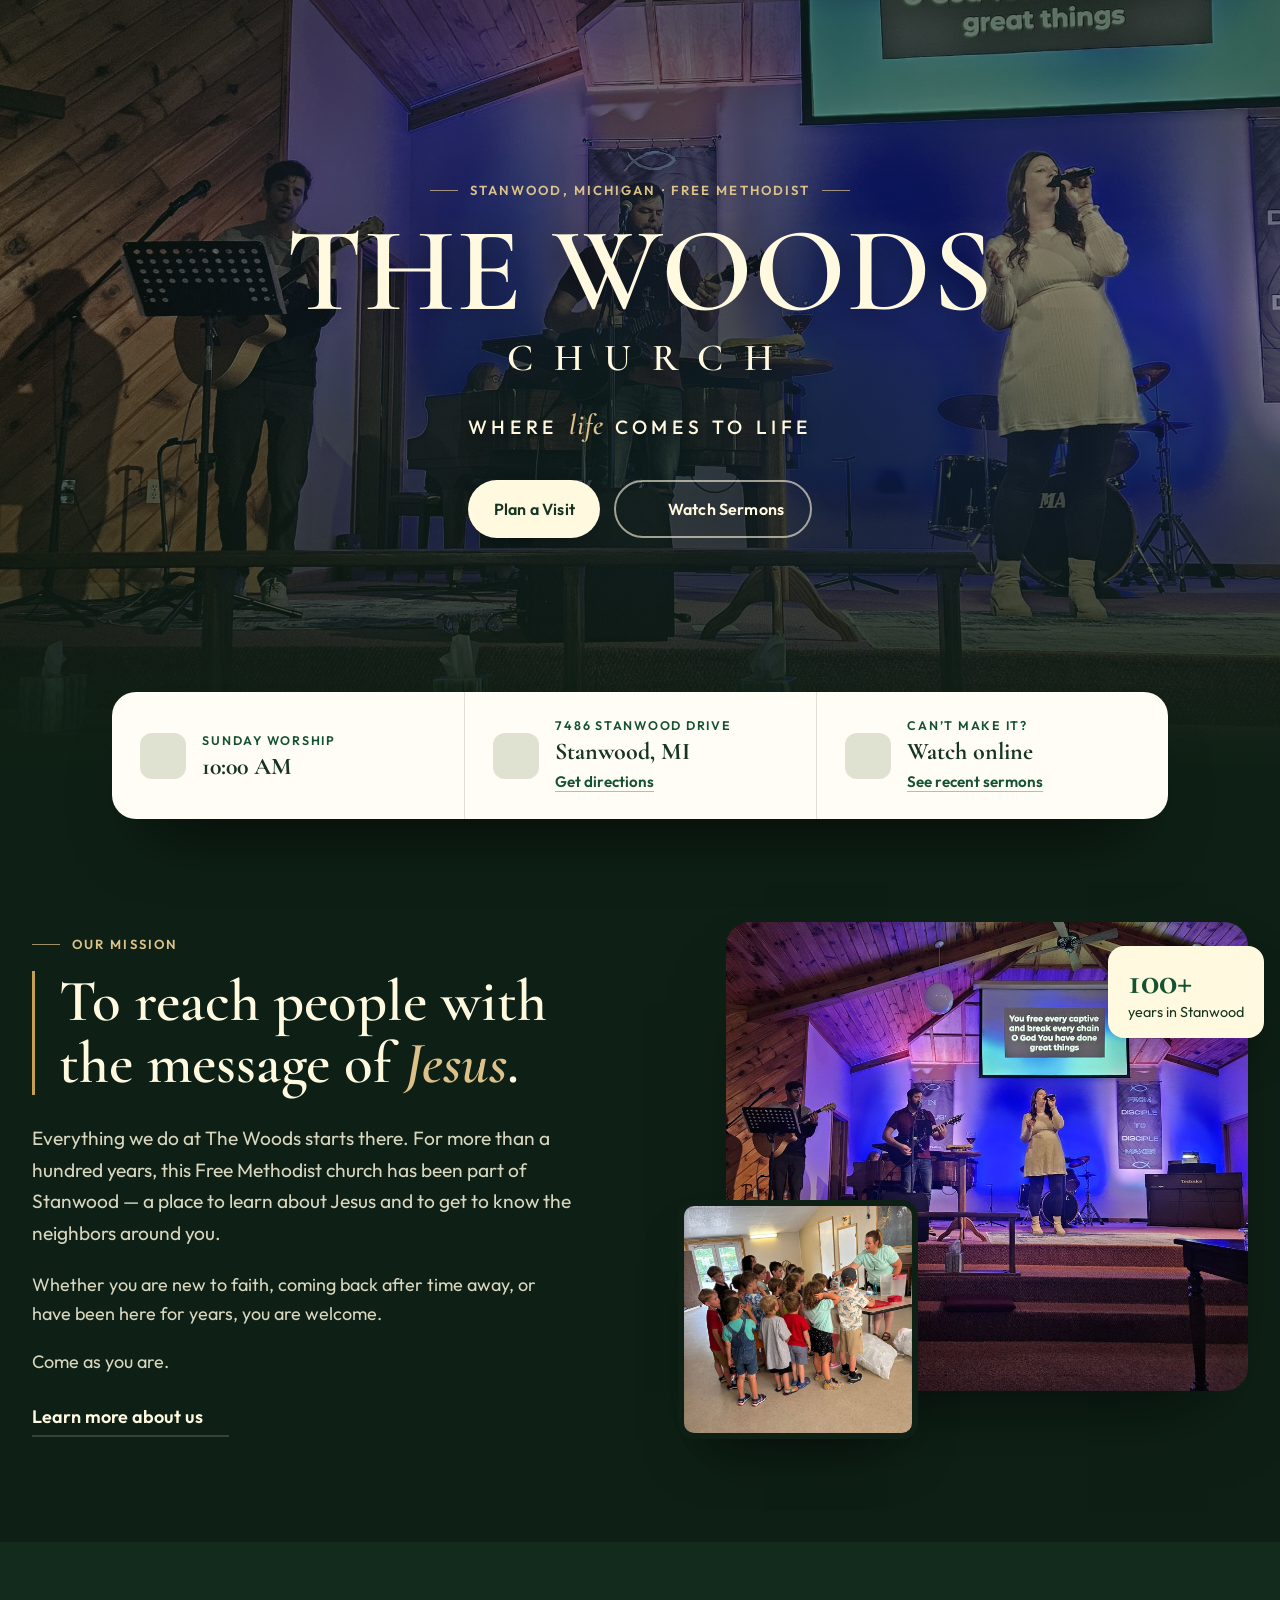
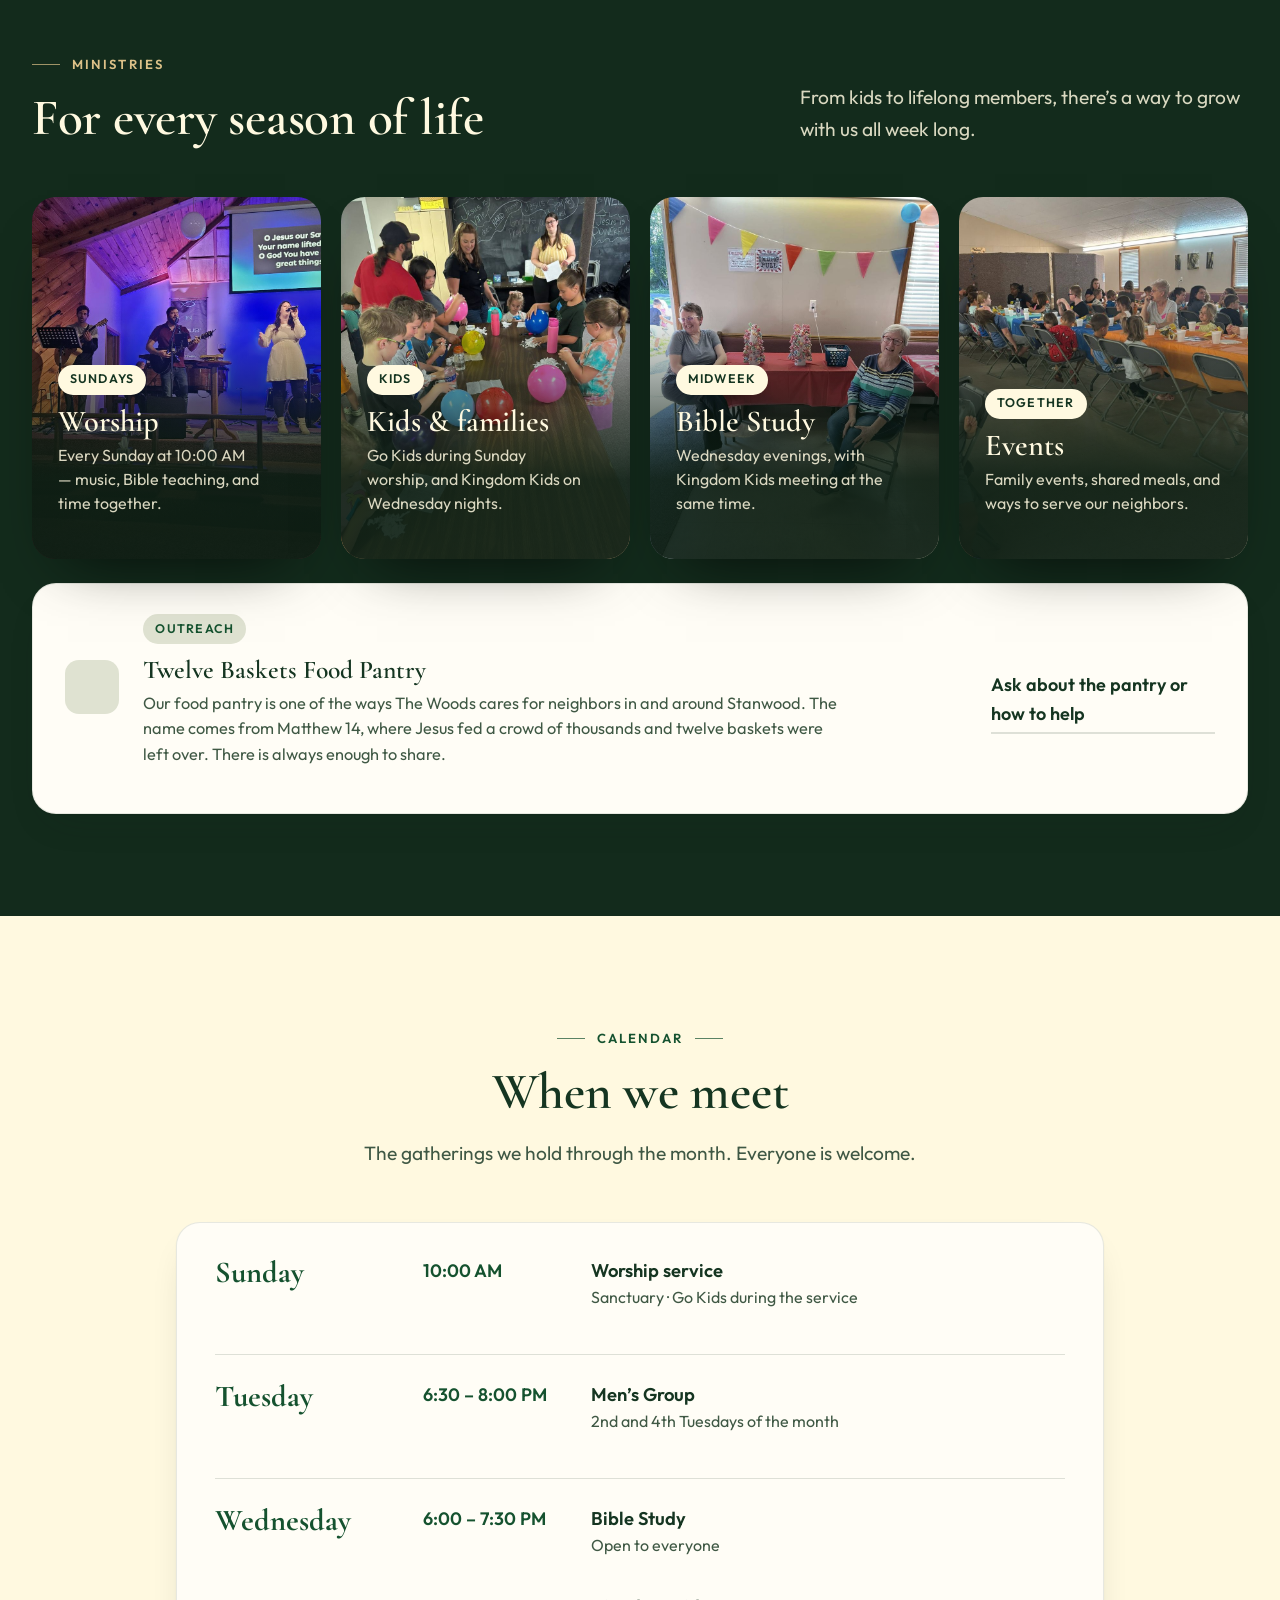
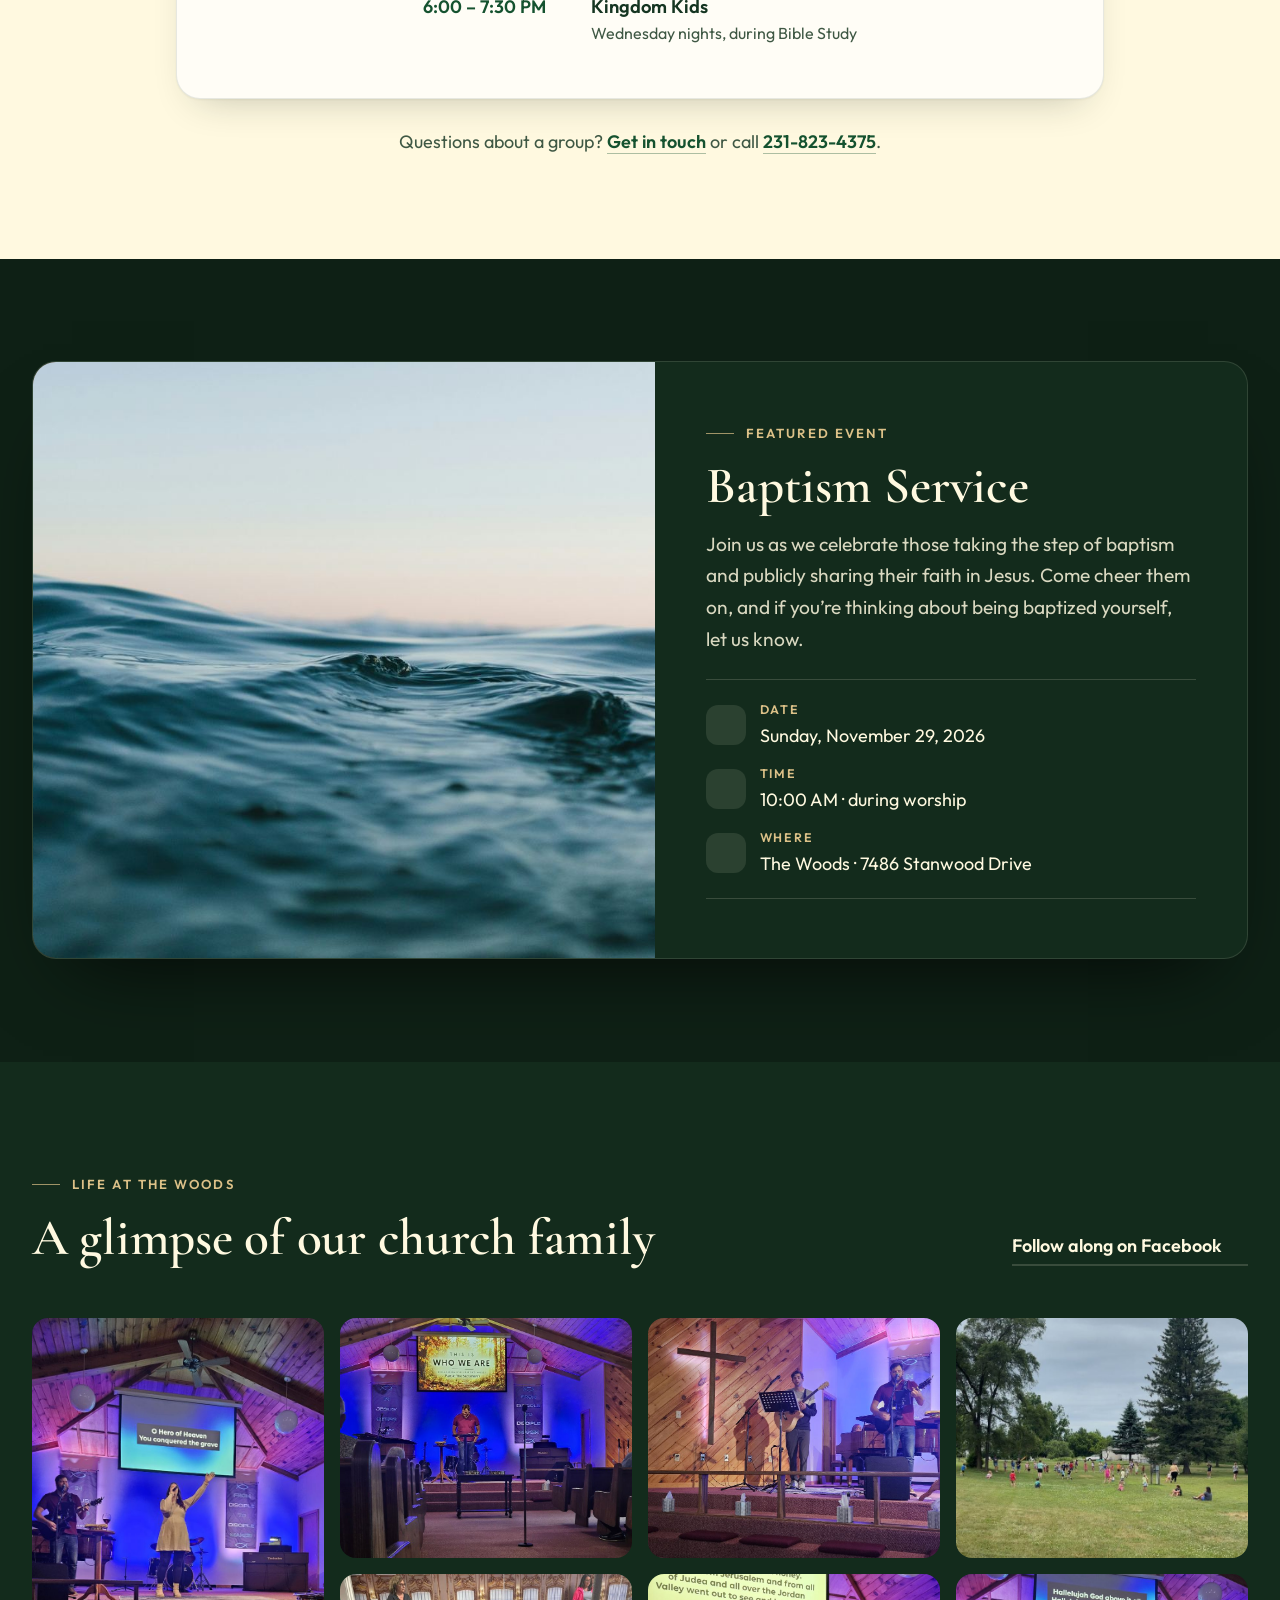
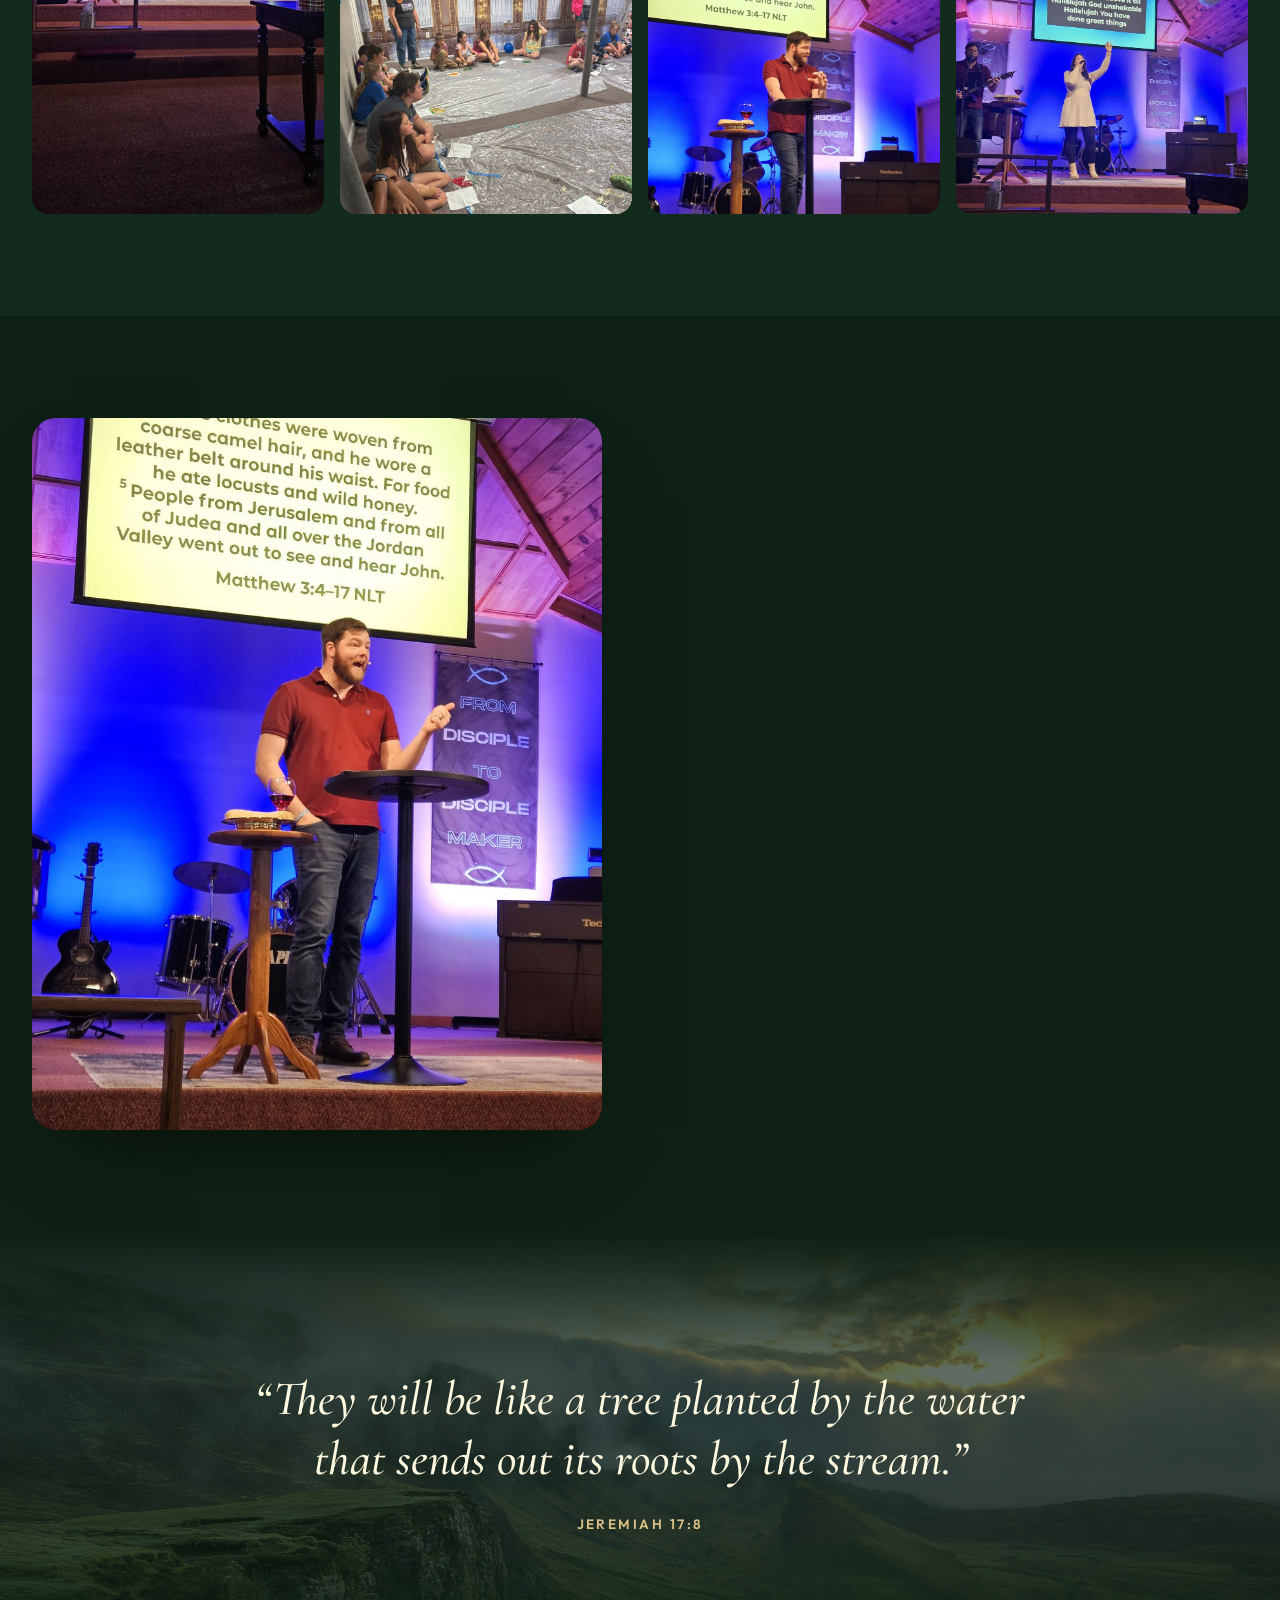
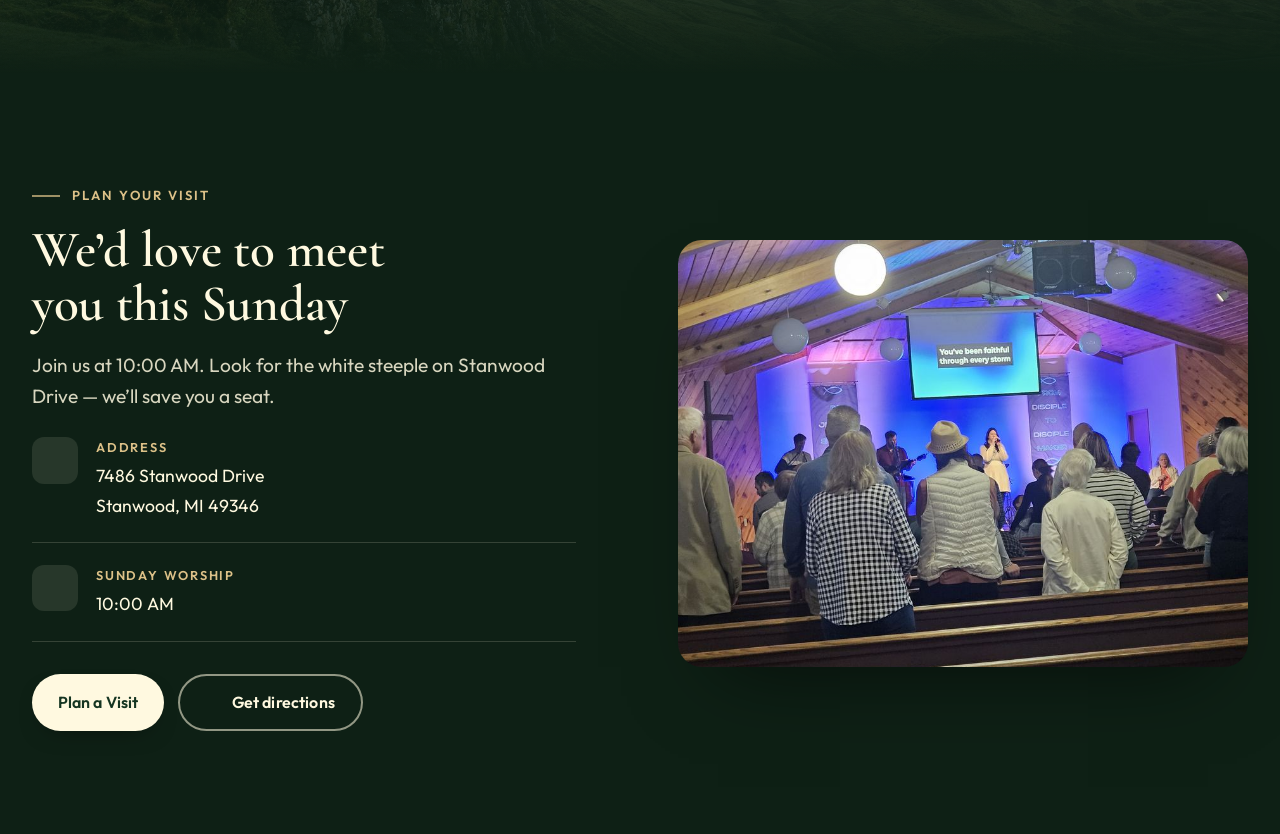
<file: index.html>
<!DOCTYPE html>
<html lang="en">
  <head>
    <meta charset="UTF-8" />
    <meta name="viewport" content="width=device-width, initial-scale=1" />
    <title>The Woods Church · Stanwood, Michigan</title>
    <meta name="description" content="The Woods Free Methodist Church in Stanwood, Michigan. Join us Sundays at 10:00 AM. Where life comes to life." />
    <meta name="theme-color" content="#15522f" />
    <link rel="canonical" href="https://www.thewoodsfmc.com/" />
    <meta property="og:type" content="website" />
    <meta property="og:site_name" content="The Woods Church" />
    <meta property="og:title" content="The Woods Church · Stanwood, Michigan" />
    <meta property="og:description" content="The Woods Free Methodist Church in Stanwood, Michigan. Join us Sundays at 10:00 AM. Where life comes to life." />
    <meta property="og:url" content="https://www.thewoodsfmc.com/" />
    <meta property="og:image" content="https://www.thewoodsfmc.com/assets/photos/web/worship-band-1200.jpg" />
    <meta name="twitter:card" content="summary_large_image" />
    <link rel="icon" type="image/png" href="assets/favicon.png?v=2" />
    <link rel="apple-touch-icon" href="assets/apple-touch-icon.png?v=2" />
    <link rel="preconnect" href="https://fonts.googleapis.com" />
    <link rel="preconnect" href="https://fonts.gstatic.com" crossorigin />
    <link rel="stylesheet" href="https://fonts.googleapis.com/css2?family=Cormorant+Garamond:ital,wght@0,500;0,600;0,700;1,500;1,600&family=Outfit:wght@400;500;600&display=swap" />
    <link rel="stylesheet" href="css/styles.css" />
    <script>document.documentElement.classList.add("js");</script>
  </head>
  <body>
    <!-- @include partials/icons.html -->

    <div class="site tone-night">
      <!-- @include partials/header.html -->

      <main id="main">
        <section class="hero" aria-labelledby="hero-title">
          <div class="hero__slides">
            <img class="hero__slide is-active" src="assets/photos/web/worship-band-2400.jpg" srcset="assets/photos/web/worship-band-1200.jpg 1200w, assets/photos/web/worship-band-2400.jpg 2400w" sizes="100vw" alt="The worship team leading songs on a Sunday morning" width="2400" height="1800" fetchpriority="high" style="--pos: 50% 60%" />
            <img class="hero__slide" src="assets/photos/web/church-building-2400.jpg" srcset="assets/photos/web/church-building-1200.jpg 1200w, assets/photos/web/church-building-2400.jpg 2048w" sizes="100vw" alt="The Woods Free Methodist Church building and white steeple" width="2048" height="1081" style="--pos: 42% 58%" />
            <img class="hero__slide" src="assets/photos/web/kids-science-2400.jpg" srcset="assets/photos/web/kids-science-1200.jpg 900w, assets/photos/web/kids-science-2400.jpg 1800w" sizes="100vw" alt="Kids taking part in a science program in the sanctuary" width="1800" height="2400" style="--pos: 50% 40%" />
            <img class="hero__slide" src="assets/photos/web/fellowship-lunch-2400.jpg" srcset="assets/photos/web/fellowship-lunch-1200.jpg 900w, assets/photos/web/fellowship-lunch-2400.jpg 1800w" sizes="100vw" alt="Kids and adults sharing a meal together in the fellowship hall" width="1800" height="2400" style="--pos: 50% 52%" />
          </div>

          <div class="hero__content">
            <p class="eyebrow eyebrow--center">Stanwood, Michigan · Free Methodist</p>
            <h1 id="hero-title" class="hero__name">The Woods <span>Church</span></h1>
            <p class="hero__motto">Where <em>life</em> comes to life</p>
            <div class="actions actions--center">
              <a class="btn btn--primary" href="visit.html">Plan a Visit</a>
              <a class="btn btn--ghost" href="sermons.html">
                <svg class="icon" aria-hidden="true"><use href="#i-video" /></svg>Watch Sermons
              </a>
            </div>
          </div>
        </section>

        <div class="info-bar tone-paper">
          <div class="info-bar__item">
            <span class="icon-chip"><svg class="icon" aria-hidden="true"><use href="#i-clock" /></svg></span>
            <div><p class="info-bar__label">Sunday worship</p><p class="info-bar__value">10:00 AM</p></div>
          </div>
          <div class="info-bar__item">
            <span class="icon-chip"><svg class="icon" aria-hidden="true"><use href="#i-pin" /></svg></span>
            <div>
              <p class="info-bar__label">7486 Stanwood Drive</p>
              <p class="info-bar__value">Stanwood, MI</p>
              <a href="https://www.google.com/maps/dir/?api=1&amp;destination=7486+Stanwood+Dr,+Stanwood,+MI+49346" target="_blank" rel="noopener noreferrer">Get directions</a>
            </div>
          </div>
          <div class="info-bar__item">
            <span class="icon-chip"><svg class="icon" aria-hidden="true"><use href="#i-video" /></svg></span>
            <div>
              <p class="info-bar__label">Can’t make it?</p>
              <p class="info-bar__value">Watch online</p>
              <a href="sermons.html">See recent sermons</a>
            </div>
          </div>
        </div>

        <section class="section" id="welcome">
          <div class="container split">
            <div class="split__text reveal">
              <p class="eyebrow">Our mission</p>
              <p class="mission">To reach people with the message of <em>Jesus</em>.</p>
              <p class="lede">
                Everything we do at The Woods starts there. For more than a hundred years, this
                Free Methodist church has been part of Stanwood — a place to learn about Jesus
                and to get to know the neighbors around you.
              </p>
              <p>
                Whether you are new to faith, coming back after time away, or have been here for
                years, you are welcome.
              </p>
              <p>
                Come as you are.
              </p>
              <a class="text-link" href="about.html">Learn more about us <svg class="icon" aria-hidden="true"><use href="#i-arrow" /></svg></a>
            </div>
            <div class="photo-stack reveal" style="--d: 120ms">
              <img class="photo-stack__main" src="assets/photos/web/worship-band-wide-1200.jpg" srcset="assets/photos/web/worship-band-wide-1200.jpg 1200w, assets/photos/web/worship-band-wide-2400.jpg 2400w" sizes="(min-width: 900px) 36rem, 100vw" alt="The worship band leading a Sunday service" width="1200" height="900" loading="lazy" />
              <img class="photo-stack__inset" src="assets/photos/web/kids-group-1200.jpg" srcset="assets/photos/web/kids-group-1200.jpg 900w, assets/photos/web/kids-group-2400.jpg 1800w" sizes="16rem" alt="Kids gathered around a volunteer during a kids ministry activity" width="900" height="1200" loading="lazy" style="object-position: 50% 40%" />
              <div class="badge">
                <span class="badge__num">100+</span>
                <span class="badge__label">years in Stanwood</span>
              </div>
            </div>
          </div>
        </section>

        <section class="section tone-dusk">
          <div class="container">
            <div class="sec-head sec-head--row reveal">
              <div>
                <p class="eyebrow">Ministries</p>
                <h2 class="h2">For every season of life</h2>
              </div>
              <p class="lede">From kids to lifelong members, there’s a way to grow with us all week long.</p>
            </div>
            <div class="photo-cards">
              <article class="photo-card reveal">
                <img src="assets/photos/web/worship-team-1200.jpg" srcset="assets/photos/web/worship-team-1200.jpg 900w, assets/photos/web/worship-team-2400.jpg 1800w" sizes="(min-width: 1100px) 18rem, (min-width: 640px) 50vw, 100vw" alt="The worship team singing on a Sunday morning" width="900" height="1200" loading="lazy" style="object-position: 50% 30%" />
                <div class="photo-card__body"><span class="photo-card__tag">Sundays</span><h3>Worship</h3><p>Every Sunday at 10:00 AM — music, Bible teaching, and time together.</p></div>
              </article>
              <article class="photo-card reveal" style="--d: 80ms">
                <img src="assets/photos/web/kids-balloons-1200.jpg" srcset="assets/photos/web/kids-balloons-1200.jpg 900w, assets/photos/web/kids-balloons-2400.jpg 1800w" sizes="(min-width: 1100px) 18rem, (min-width: 640px) 50vw, 100vw" alt="Kids working on a craft with volunteers" width="900" height="1200" loading="lazy" style="object-position: 50% 40%" />
                <div class="photo-card__body"><span class="photo-card__tag">Kids</span><h3>Kids &amp; families</h3><p>Go Kids during Sunday worship, and Kingdom Kids on Wednesday nights.</p></div>
              </article>
              <article class="photo-card reveal" style="--d: 160ms">
                <img src="assets/photos/web/carnival-volunteers-1200.jpg" srcset="assets/photos/web/carnival-volunteers-1200.jpg 900w, assets/photos/web/carnival-volunteers-2400.jpg 1800w" sizes="(min-width: 1100px) 18rem, (min-width: 640px) 50vw, 100vw" alt="Two volunteers at a church event" width="900" height="1200" loading="lazy" style="object-position: 50% 45%" />
                <div class="photo-card__body"><span class="photo-card__tag">Midweek</span><h3>Bible Study</h3><p>Wednesday evenings, with Kingdom Kids meeting at the same time.</p></div>
              </article>
              <article class="photo-card reveal" style="--d: 240ms">
                <img src="assets/photos/web/kids-lunch-1200.jpg" srcset="assets/photos/web/kids-lunch-1200.jpg 900w, assets/photos/web/kids-lunch-2400.jpg 1800w" sizes="(min-width: 1100px) 18rem, (min-width: 640px) 50vw, 100vw" alt="Kids eating together at a church event" width="900" height="1200" loading="lazy" style="object-position: 50% 55%" />
                <div class="photo-card__body"><span class="photo-card__tag">Together</span><h3>Events</h3><p>Family events, shared meals, and ways to serve our neighbors.</p></div>
              </article>
            </div>
            <article class="pantry tone-paper reveal">
              <span class="icon-chip icon-chip--lg"><svg class="icon" aria-hidden="true"><use href="#i-heart" /></svg></span>
              <div class="pantry__text">
                <span class="photo-card__tag">Outreach</span>
                <h3>Twelve Baskets Food Pantry</h3>
                <p>Our food pantry is one of the ways The Woods cares for neighbors in and around Stanwood. The name comes from Matthew 14, where Jesus fed a crowd of thousands and twelve baskets were left over. There is always enough to share.</p>
              </div>
              <a class="text-link pantry__link" href="contact.html">Ask about the pantry or how to help <svg class="icon" aria-hidden="true"><use href="#i-arrow" /></svg></a>
            </article>
          </div>
        </section>

        <section class="section tone-cream" id="schedule">
          <div class="container">
            <div class="sec-head sec-head--center reveal">
              <p class="eyebrow eyebrow--center">Calendar</p>
              <h2 class="h2">When we meet</h2>
              <p class="lede">The gatherings we hold through the month. Everyone is welcome.</p>
            </div>
            <div class="schedule reveal">
              <div class="schedule__day">
                <h3 class="schedule__name">Sunday</h3>
                <ul class="schedule__events">
                  <li class="schedule__event"><span class="schedule__time">10:00 AM</span><div><h4>Worship service</h4><p>Sanctuary · Go Kids during the service</p></div></li>
                </ul>
              </div>
              <div class="schedule__day">
                <h3 class="schedule__name">Tuesday</h3>
                <ul class="schedule__events">
                  <li class="schedule__event"><span class="schedule__time">6:30 – 8:00 PM</span><div><h4>Men’s Group</h4><p>2nd and 4th Tuesdays of the month</p></div></li>
                </ul>
              </div>
              <div class="schedule__day">
                <h3 class="schedule__name">Wednesday</h3>
                <ul class="schedule__events">
                  <li class="schedule__event"><span class="schedule__time">6:00 – 7:30 PM</span><div><h4>Bible Study</h4><p>Open to everyone</p></div></li>
                  <li class="schedule__event"><span class="schedule__time">6:00 – 7:30 PM</span><div><h4>Kingdom Kids</h4><p>Wednesday nights, during Bible Study</p></div></li>
                </ul>
              </div>
            </div>
            <p class="schedule-note reveal">Questions about a group? <a href="contact.html">Get in touch</a> or call <a href="tel:2318234375">231-823-4375</a>.</p>
          </div>
        </section>

        <section class="section" id="featured-event">
          <div class="container">
            <article class="event-feature reveal">
              <div class="event-feature__media">
                <img src="assets/photos/web/baptism-water-1200.jpg" srcset="assets/photos/web/baptism-water-1200.jpg 1200w, assets/photos/web/baptism-water-2000.jpg 2000w" sizes="(min-width: 900px) 34rem, 100vw" alt="Calm blue water rippling under a soft evening sky" width="1200" height="800" loading="lazy" />
              </div>
              <div class="event-feature__body">
                <p class="eyebrow">Featured event</p>
                <h2 class="event-feature__title">Baptism Service</h2>
                <p class="lede">Join us as we celebrate those taking the step of baptism and publicly sharing their faith in Jesus. Come cheer them on, and if you’re thinking about being baptized yourself, <a href="contact.html">let us know</a>.</p>
                <ul class="event-facts">
                  <li><span class="icon-chip"><svg class="icon" aria-hidden="true"><use href="#i-calendar" /></svg></span><div><strong>Date</strong>Sunday, November 29, 2026</div></li>
                  <li><span class="icon-chip"><svg class="icon" aria-hidden="true"><use href="#i-clock" /></svg></span><div><strong>Time</strong>10:00 AM · during worship</div></li>
                  <li><span class="icon-chip"><svg class="icon" aria-hidden="true"><use href="#i-pin" /></svg></span><div><strong>Where</strong>The Woods · 7486 Stanwood Drive</div></li>
                </ul>
              </div>
            </article>
          </div>
        </section>

        <section class="section tone-dusk">
          <div class="container">
            <div class="sec-head sec-head--row reveal">
              <div>
                <p class="eyebrow">Life at The Woods</p>
                <h2 class="h2">A glimpse of our church family</h2>
              </div>
              <a class="text-link" href="https://www.facebook.com/100081895544129" target="_blank" rel="noopener noreferrer">Follow along on Facebook <svg class="icon" aria-hidden="true"><use href="#i-arrow" /></svg></a>
            </div>
            <div class="gallery reveal">
              <img class="gallery__tall" src="assets/photos/web/worship-leader-1200.jpg" srcset="assets/photos/web/worship-leader-1200.jpg 900w, assets/photos/web/worship-leader-2400.jpg 1800w" sizes="(min-width: 900px) 18rem, 50vw" alt="A worship leader singing with hands raised" width="900" height="1200" loading="lazy" style="object-position: 50% 32%" />
              <img src="assets/photos/web/pastor-sanctuary-1200.jpg" srcset="assets/photos/web/pastor-sanctuary-1200.jpg 900w, assets/photos/web/pastor-sanctuary-2400.jpg 1800w" sizes="(min-width: 900px) 18rem, 50vw" alt="The pastor teaching from the front of the sanctuary" width="900" height="1200" loading="lazy" style="object-position: 50% 36%" />
              <img src="assets/photos/web/guitars-cross-1200.jpg" srcset="assets/photos/web/guitars-cross-1200.jpg 900w, assets/photos/web/guitars-cross-2400.jpg 1800w" sizes="(min-width: 900px) 18rem, 50vw" alt="Musicians leading worship beside the wooden cross" width="900" height="1200" loading="lazy" style="object-position: 40% 40%" />
              <img src="assets/photos/web/kids-lawn-1200.jpg" srcset="assets/photos/web/kids-lawn-1200.jpg 900w, assets/photos/web/kids-lawn-2400.jpg 1800w" sizes="(min-width: 900px) 18rem, 50vw" alt="Kids playing games on the church lawn" width="900" height="1200" loading="lazy" style="object-position: 50% 38%" />
              <img src="assets/photos/web/kids-activity-1200.jpg" srcset="assets/photos/web/kids-activity-1200.jpg 900w, assets/photos/web/kids-activity-2400.jpg 1800w" sizes="(min-width: 900px) 18rem, 50vw" alt="Kids sitting together during a group activity" width="900" height="1200" loading="lazy" style="object-position: 50% 35%" />
              <img src="assets/photos/web/pastor-teaching-1200.jpg" srcset="assets/photos/web/pastor-teaching-1200.jpg 900w, assets/photos/web/pastor-teaching-2400.jpg 1800w" sizes="(min-width: 900px) 18rem, 50vw" alt="The pastor teaching during a Sunday service" width="900" height="1200" loading="lazy" style="object-position: 45% 35%" />
              <img src="assets/photos/web/worship-praise-1200.jpg" srcset="assets/photos/web/worship-praise-1200.jpg 900w, assets/photos/web/worship-praise-2400.jpg 1800w" sizes="(min-width: 900px) 18rem, 50vw" alt="A worship leader singing with her hand raised" width="900" height="1200" loading="lazy" style="object-position: 50% 35%" />
            </div>
          </div>
        </section>

        <section class="section">
          <div class="container split">
            <div class="photo-frame reveal">
              <img src="assets/photos/web/pastor-preaching-1200.jpg" srcset="assets/photos/web/pastor-preaching-1200.jpg 900w, assets/photos/web/pastor-preaching-2400.jpg 1800w" sizes="(min-width: 900px) 36rem, 100vw" alt="The pastor preaching from the Gospel of Matthew" width="900" height="1200" loading="lazy" style="object-position: 50% 30%" />
            </div>
            <div class="split__text reveal" style="--d: 120ms">
              <p class="eyebrow">Sermons</p>
              <h2 class="h2">Missed a Sunday? Catch up anytime.</h2>
              <p class="lede">Every Sunday, our full service streams live on Facebook. The sermons are saved on YouTube, so you can watch from home at your own pace.</p>
              <div class="actions">
                <a class="btn btn--primary" href="sermons.html"><svg class="icon" aria-hidden="true"><use href="#i-video" /></svg>Watch the latest sermon</a>
                <a class="btn btn--ghost" href="https://www.facebook.com/100081895544129" target="_blank" rel="noopener noreferrer">Watch live on Facebook</a>
              </div>
            </div>
          </div>
        </section>

        <section class="verse" aria-label="Scripture">
          <img class="verse__bg" src="assets/photos/web/fog-trees-2400.jpg" srcset="assets/photos/web/fog-trees-1200.jpg 1200w, assets/photos/web/fog-trees-2400.jpg 2400w" sizes="100vw" alt="" width="2400" height="1430" loading="lazy" />
          <blockquote class="verse__inner reveal">
            <p>“They will be like a tree planted by the water that sends out its roots by the stream.”</p>
            <cite>Jeremiah 17:8</cite>
          </blockquote>
        </section>

        <section class="section">
          <div class="container split">
            <div class="split__text reveal">
              <p class="eyebrow">Plan your visit</p>
              <h2 class="h2">We’d love to meet you this Sunday</h2>
              <p class="lede">Join us at 10:00 AM. Look for the white steeple on Stanwood Drive — we’ll save you a seat.</p>
              <ul class="contact-list">
                <li><span class="icon-chip"><svg class="icon" aria-hidden="true"><use href="#i-pin" /></svg></span><div><strong>Address</strong><span>7486 Stanwood Drive<br />Stanwood, MI 49346</span></div></li>
                <li><span class="icon-chip"><svg class="icon" aria-hidden="true"><use href="#i-clock" /></svg></span><div><strong>Sunday worship</strong><span>10:00 AM</span></div></li>
              </ul>
              <div class="actions">
                <a class="btn btn--primary" href="visit.html">Plan a Visit</a>
                <a class="btn btn--ghost" href="https://www.google.com/maps/dir/?api=1&amp;destination=7486+Stanwood+Dr,+Stanwood,+MI+49346" target="_blank" rel="noopener noreferrer"><svg class="icon" aria-hidden="true"><use href="#i-pin" /></svg>Get directions</a>
              </div>
            </div>
            <div class="photo-frame photo-frame--wide reveal" style="--d: 120ms">
              <img src="assets/photos/web/congregation-1200.jpg" srcset="assets/photos/web/congregation-1200.jpg 900w, assets/photos/web/congregation-2400.jpg 1800w" sizes="(min-width: 900px) 36rem, 100vw" alt="The congregation standing together on a Sunday morning" width="900" height="1200" loading="lazy" style="object-position: 50% 40%" />
            </div>
          </div>
        </section>
      </main>

      <!-- @include partials/footer.html -->
    </div>

    <script src="js/main.js"></script>
  </body>
</html>
</file>
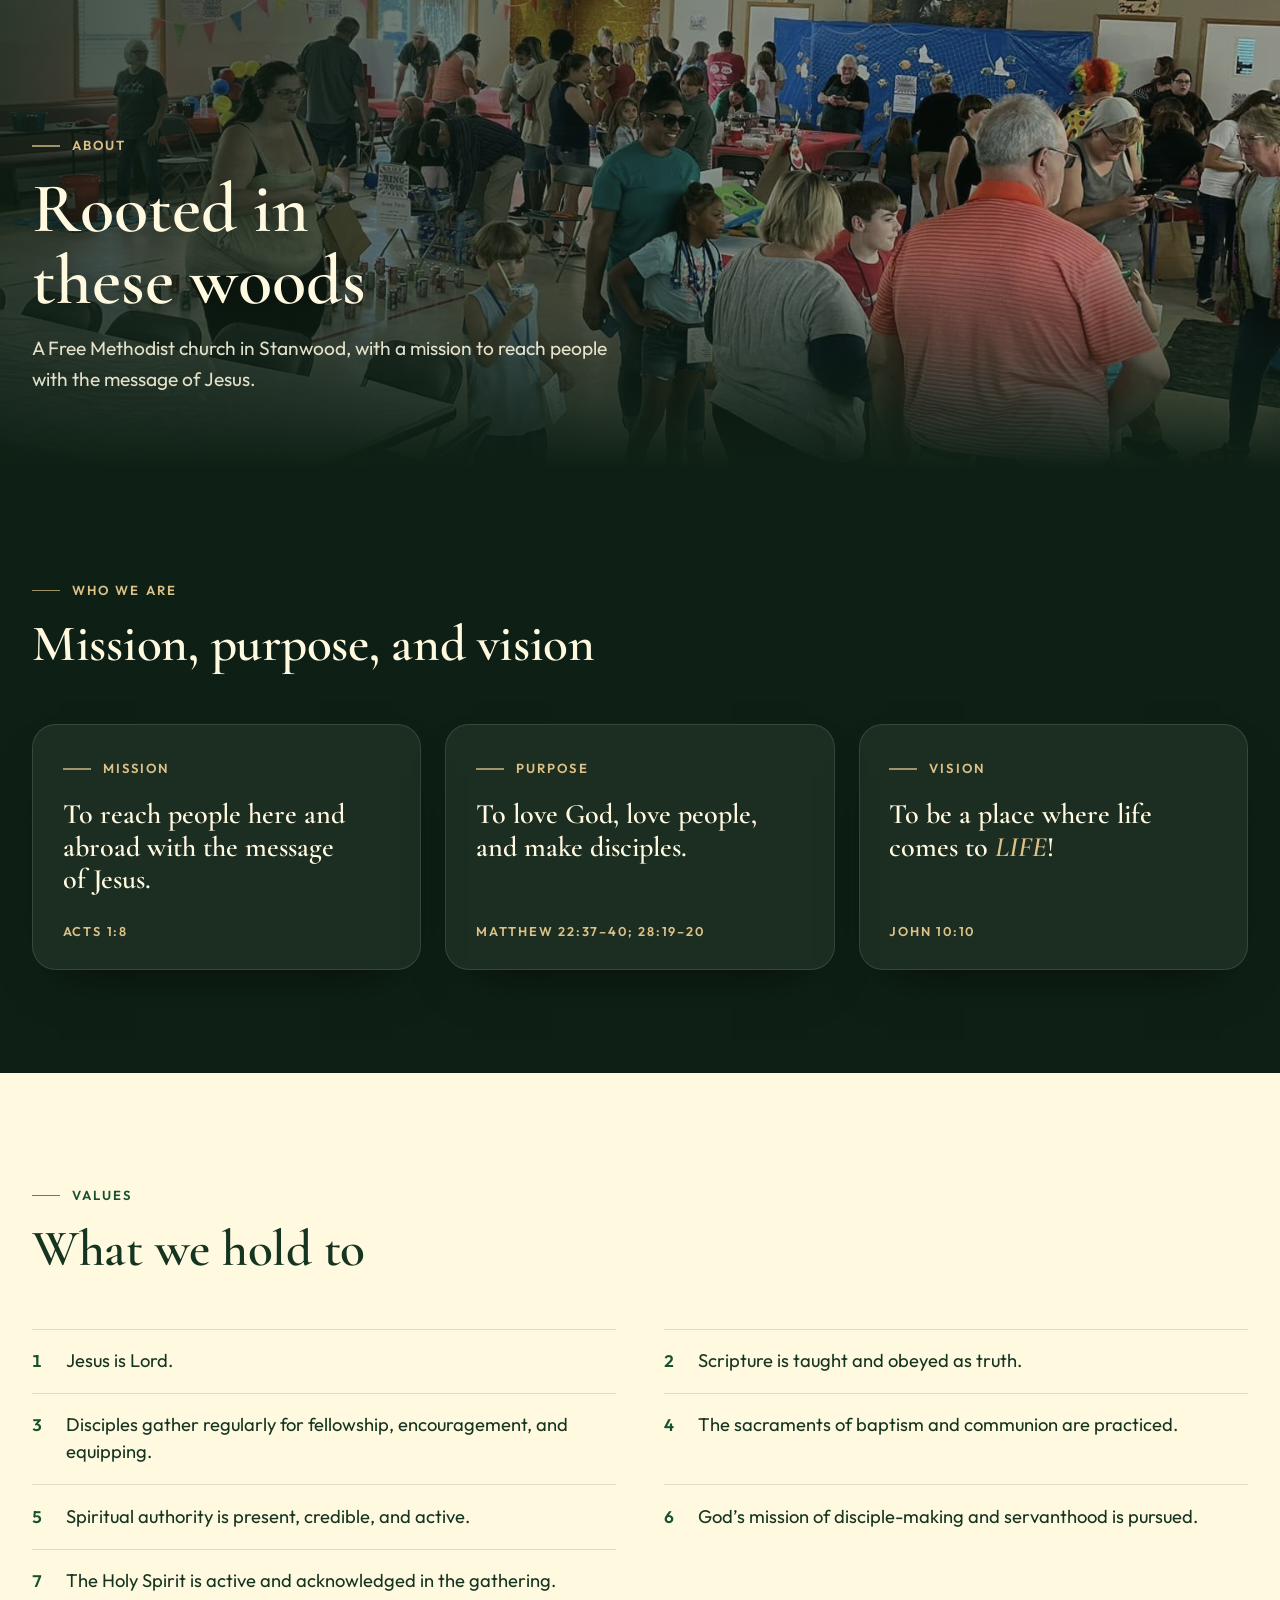
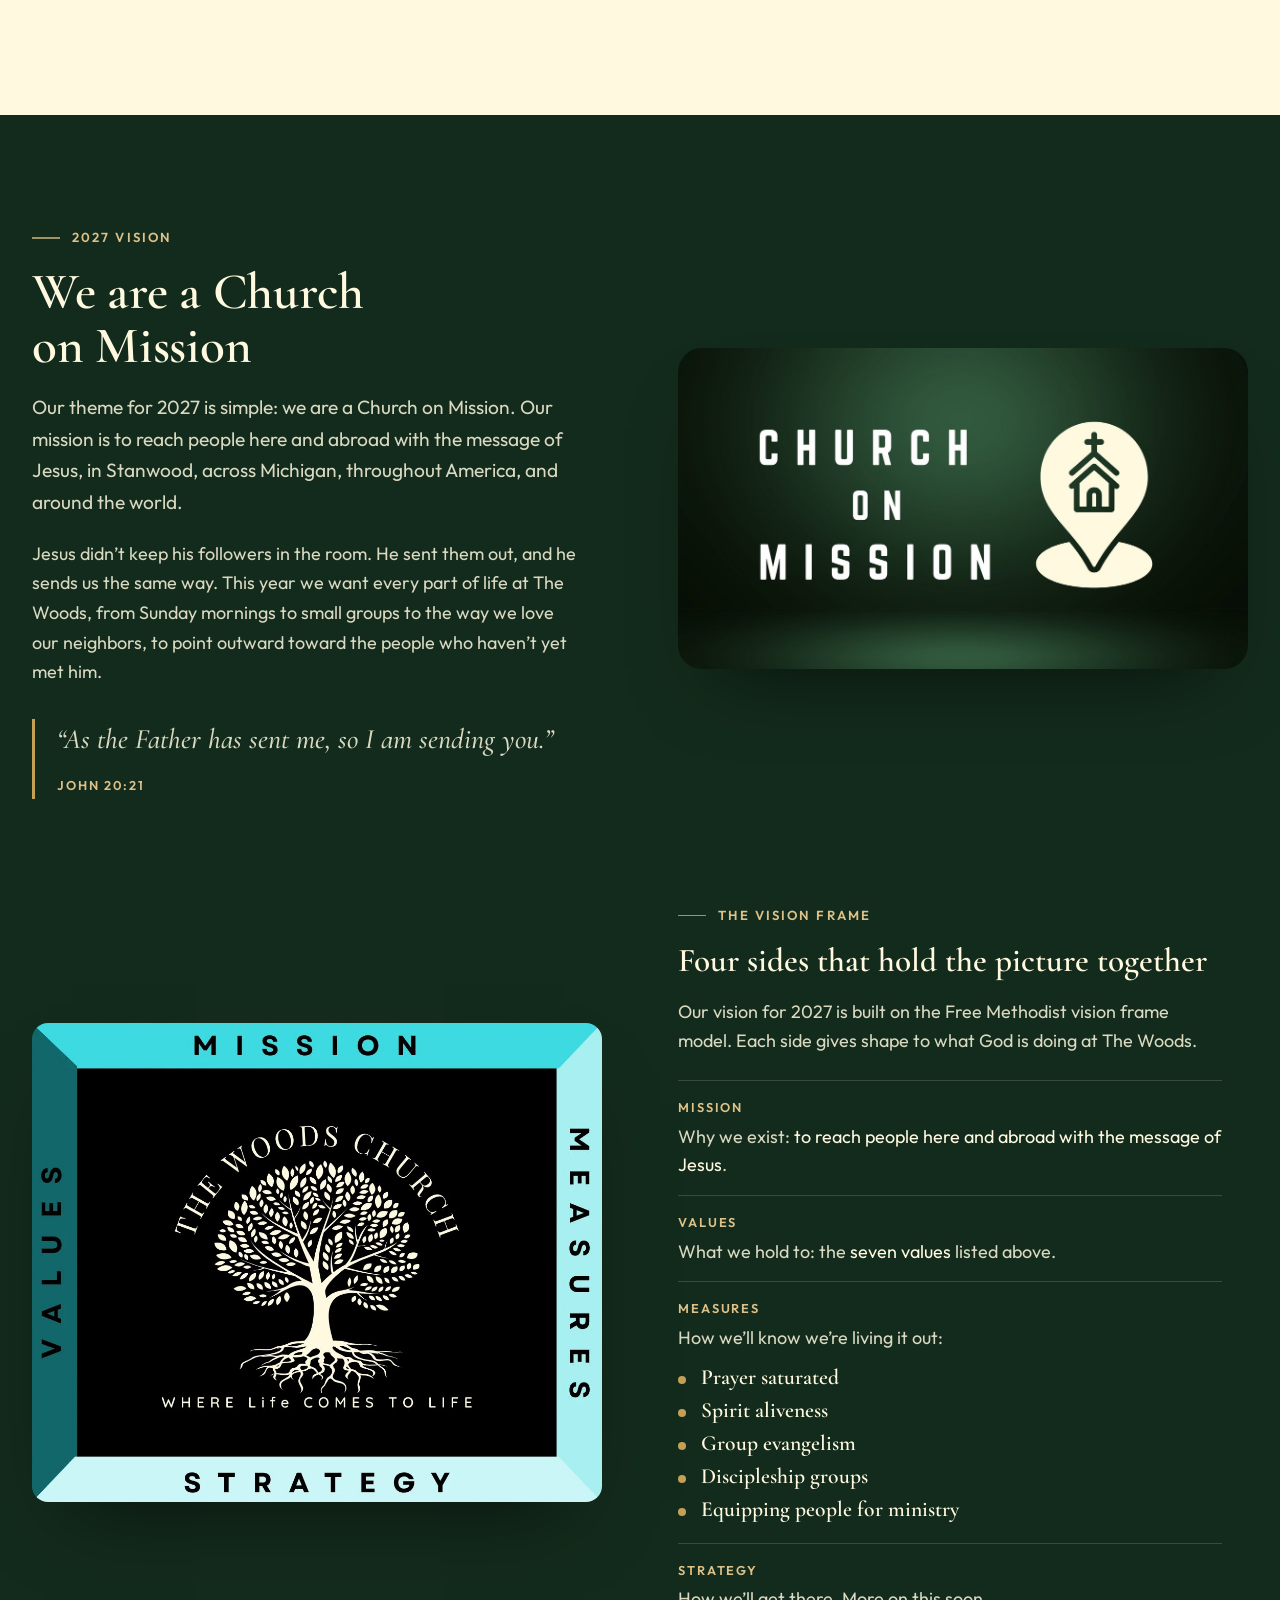
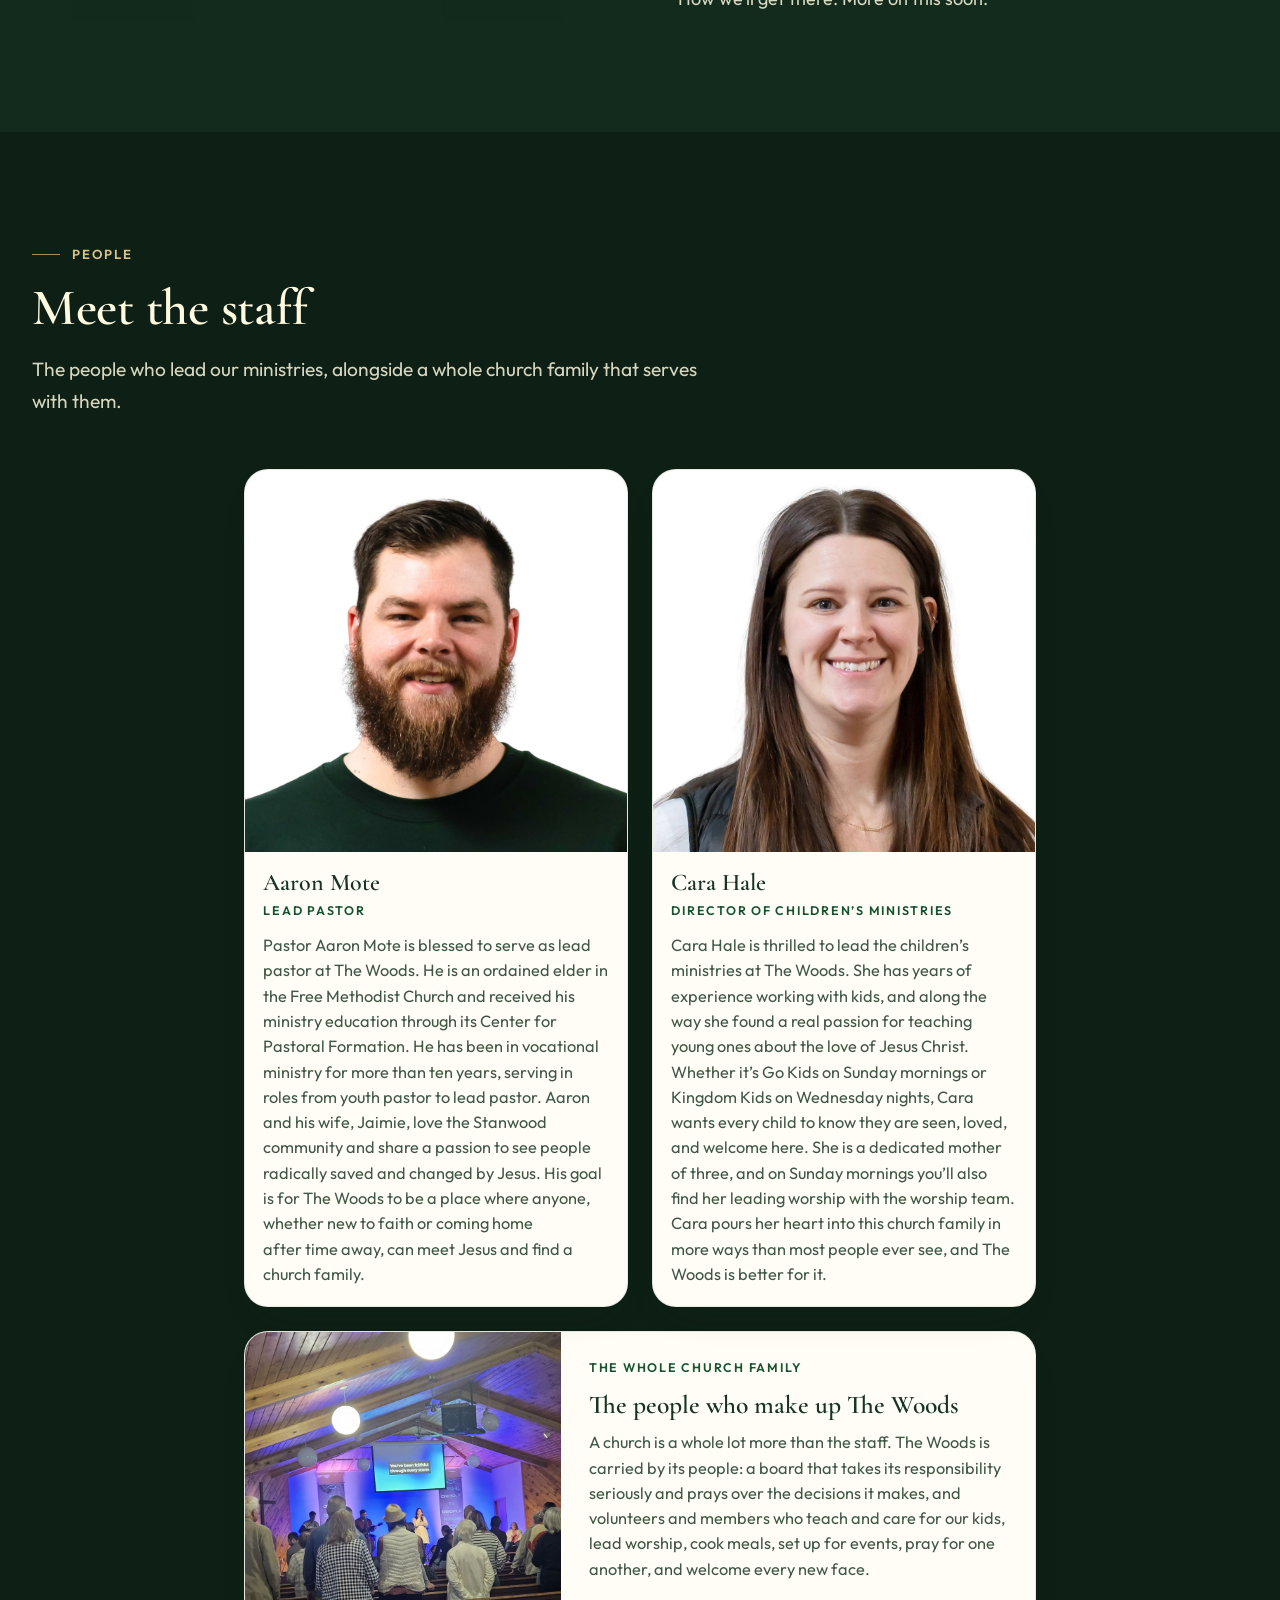
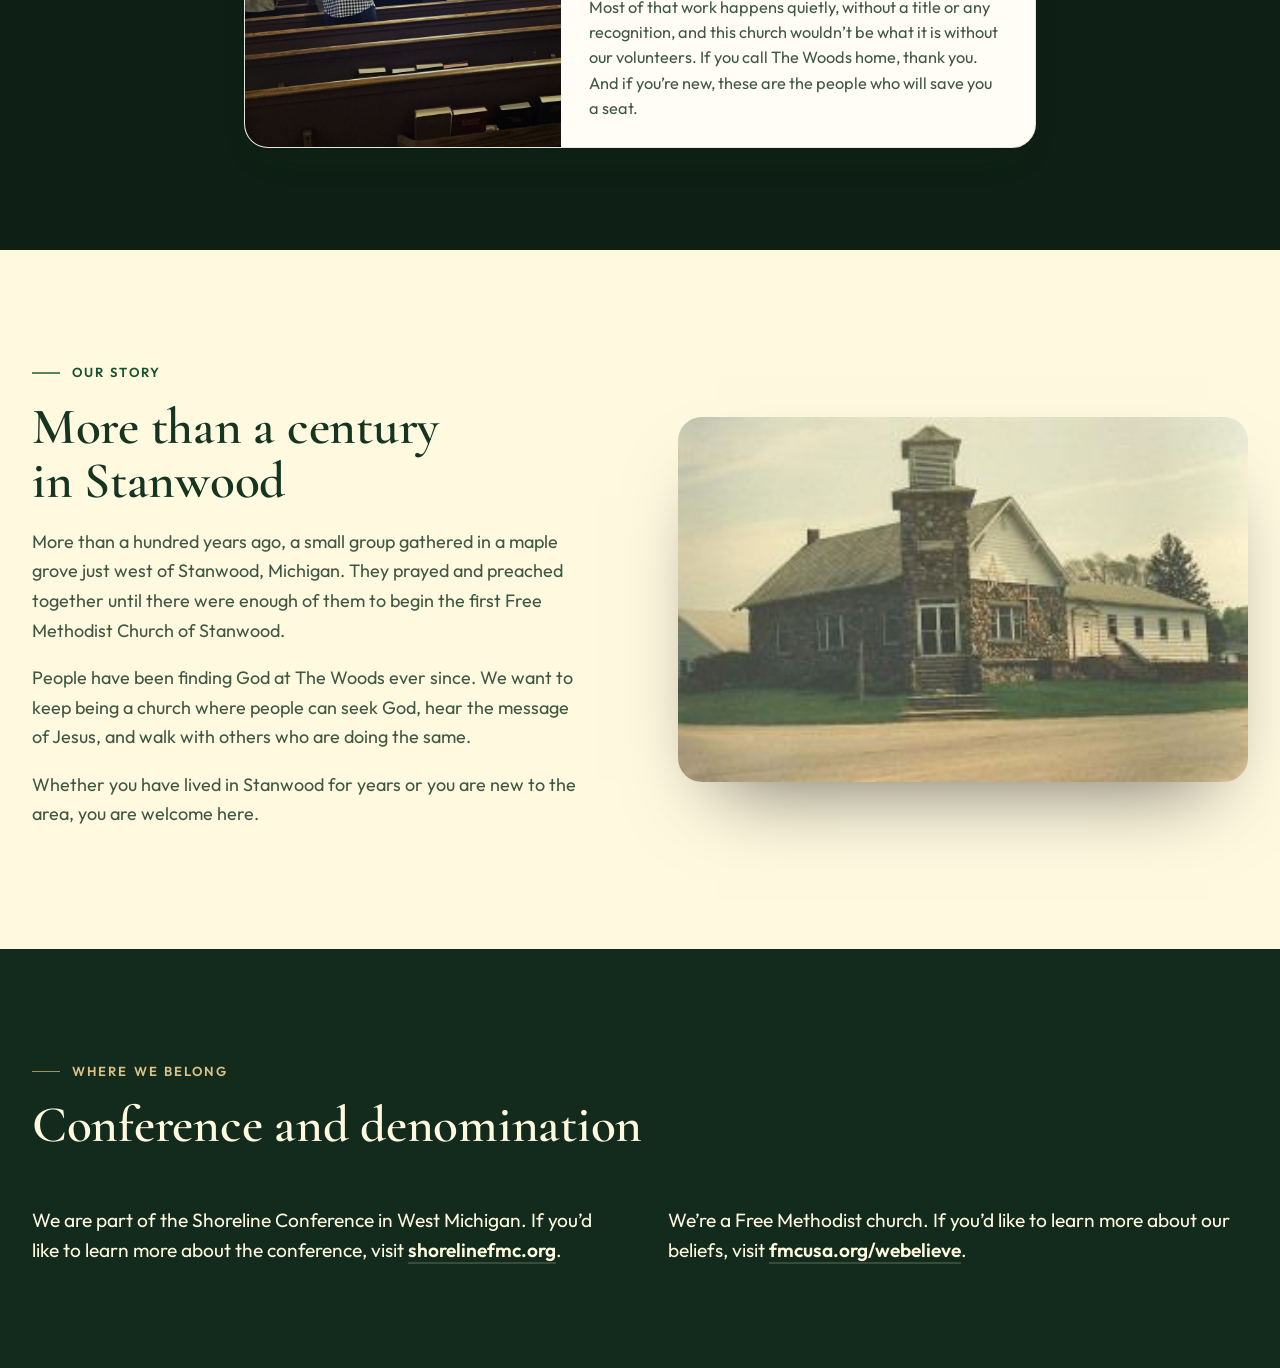
<file: about.html>
<!DOCTYPE html>
<html lang="en">
  <head>
    <meta charset="UTF-8" />
    <meta name="viewport" content="width=device-width, initial-scale=1" />
    <title>About · The Woods Church</title>
    <meta name="description" content="The mission, values, staff, and story of The Woods Free Methodist Church in Stanwood, Michigan." />
    <meta name="theme-color" content="#15522f" />
    <link rel="canonical" href="https://www.thewoodsfmc.com/about" />
    <meta property="og:type" content="website" />
    <meta property="og:site_name" content="The Woods Church" />
    <meta property="og:title" content="About · The Woods Church" />
    <meta property="og:description" content="The mission, values, staff, and story of The Woods Free Methodist Church in Stanwood, Michigan." />
    <meta property="og:url" content="https://www.thewoodsfmc.com/about" />
    <meta property="og:image" content="https://www.thewoodsfmc.com/assets/photos/web/worship-band-1200.jpg" />
    <meta name="twitter:card" content="summary_large_image" />
    <link rel="icon" type="image/png" href="assets/favicon.png?v=2" />
    <link rel="apple-touch-icon" href="assets/apple-touch-icon.png?v=2" />
    <link rel="preconnect" href="https://fonts.googleapis.com" />
    <link rel="preconnect" href="https://fonts.gstatic.com" crossorigin />
    <link rel="stylesheet" href="https://fonts.googleapis.com/css2?family=Cormorant+Garamond:ital,wght@0,500;0,600;0,700;1,500;1,600&family=Outfit:wght@400;500;600&display=swap" />
    <link rel="stylesheet" href="css/styles.css" />
    <script>document.documentElement.classList.add("js");</script>
  </head>
  <body>
    <!-- @include partials/icons.html -->

    <div class="site tone-night">
      <!-- @include partials/header.html -->

      <main id="main">
        <section class="page-hero">
          <img class="page-hero__bg" src="assets/photos/web/carnival-hall-1200.jpg" srcset="assets/photos/web/carnival-hall-1200.jpg 900w, assets/photos/web/carnival-hall-2400.jpg 1536w" sizes="100vw" alt="" style="--pos: 50% 58%" />
          <div class="container page-hero__inner">
            <p class="eyebrow">About</p>
            <h1>Rooted in these woods</h1>
            <p class="lede">A Free Methodist church in Stanwood, with a mission to reach people with the message of Jesus.</p>
          </div>
        </section>

        <section class="section" aria-labelledby="foundation-title">
          <div class="container">
            <div class="sec-head reveal">
              <p class="eyebrow">Who we are</p>
              <h2 class="h2" id="foundation-title">Mission, purpose, and vision</h2>
            </div>
            <div class="pillars">
              <article class="pillar reveal">
                <p class="eyebrow">Mission</p>
                <p class="pillar__quote">To reach people here and abroad with the message of Jesus.</p>
                <cite>Acts 1:8</cite>
              </article>
              <article class="pillar reveal" style="--d: 90ms">
                <p class="eyebrow">Purpose</p>
                <p class="pillar__quote">To love God, love people, and make disciples.</p>
                <cite>Matthew 22:37–40; 28:19–20</cite>
              </article>
              <article class="pillar reveal" style="--d: 180ms">
                <p class="eyebrow">Vision</p>
                <p class="pillar__quote">To be a place where life comes to <em>LIFE</em>!</p>
                <cite>John 10:10</cite>
              </article>
            </div>
          </div>
        </section>

        <section class="section tone-cream" aria-labelledby="values-title">
          <div class="container">
            <div class="sec-head reveal">
              <p class="eyebrow">Values</p>
              <h2 class="h2" id="values-title">What we hold to</h2>
            </div>
            <ol class="values">
              <li class="reveal"><span aria-hidden="true">1</span>Jesus is Lord.</li>
              <li class="reveal" style="--d: 40ms"><span aria-hidden="true">2</span>Scripture is taught and obeyed as truth.</li>
              <li class="reveal" style="--d: 80ms"><span aria-hidden="true">3</span>Disciples gather regularly for fellowship, encouragement, and equipping.</li>
              <li class="reveal" style="--d: 120ms"><span aria-hidden="true">4</span>The sacraments of baptism and communion are practiced.</li>
              <li class="reveal" style="--d: 160ms"><span aria-hidden="true">5</span>Spiritual authority is present, credible, and active.</li>
              <li class="reveal" style="--d: 200ms"><span aria-hidden="true">6</span>God’s mission of disciple-making and servanthood is pursued.</li>
              <li class="reveal" style="--d: 240ms"><span aria-hidden="true">7</span>The Holy Spirit is active and acknowledged in the gathering.</li>
            </ol>
          </div>
        </section>

        <section class="section tone-dusk" id="vision" aria-labelledby="vision-title">
          <div class="container">
            <div class="split">
              <div class="split__text reveal">
                <p class="eyebrow">2027 Vision</p>
                <h2 class="h2" id="vision-title">We are a Church on Mission</h2>
                <p class="lede">Our theme for 2027 is simple: we are a Church on Mission. Our mission is to reach people here and abroad with the message of Jesus, in Stanwood, across Michigan, throughout America, and around the world.</p>
                <p>Jesus didn’t keep his followers in the room. He sent them out, and he sends us the same way. This year we want every part of life at The Woods, from Sunday mornings to small groups to the way we love our neighbors, to point outward toward the people who haven’t yet met him.</p>
                <blockquote class="vision-verse">
                  <p>“As the Father has sent me, so I am sending you.”</p>
                  <cite>John 20:21</cite>
                </blockquote>
              </div>
              <div class="photo-frame photo-frame--slide reveal" style="--d: 120ms">
                <img src="assets/vision/church-on-mission-1200.jpg" srcset="assets/vision/church-on-mission-1200.jpg 1200w, assets/vision/church-on-mission-1920.jpg 1920w" sizes="(min-width: 900px) 36rem, 100vw" alt="Church on Mission, with a map pin holding a small church building" width="1920" height="1080" loading="lazy" />
              </div>
            </div>

            <div class="split vision-frame">
              <div class="vision-frame__img reveal">
                <img src="assets/vision/vision-frame.jpg" alt="The Woods Church vision frame: Mission across the top, Values on the left, Measures on the right, and Strategy along the bottom, around the Woods tree logo" width="1115" height="938" loading="lazy" />
              </div>
              <div class="split__text reveal" style="--d: 120ms">
                <p class="eyebrow">The vision frame</p>
                <h3 class="vision-frame__title">Four sides that hold the picture together</h3>
                <p>Our vision for 2027 is built on the Free Methodist vision frame model. Each side gives shape to what God is doing at The Woods.</p>
                <dl class="frame-sides">
                  <div><dt>Mission</dt><dd>Why we exist: <a href="#foundation-title">to reach people here and abroad with the message of Jesus</a>.</dd></div>
                  <div><dt>Values</dt><dd>What we hold to: the <a href="#values-title">seven values</a> listed above.</dd></div>
                  <div>
                    <dt>Measures</dt>
                    <dd>
                      How we’ll know we’re living it out:
                      <ul class="measures">
                        <li>Prayer saturated</li>
                        <li>Spirit aliveness</li>
                        <li>Group evangelism</li>
                        <li>Discipleship groups</li>
                        <li>Equipping people for ministry</li>
                      </ul>
                    </dd>
                  </div>
                  <div><dt>Strategy</dt><dd>How we’ll get there. More on this soon.</dd></div>
                </dl>
              </div>
            </div>
          </div>
        </section>

        <section class="section" id="staff" aria-labelledby="staff-title">
          <div class="container">
            <div class="sec-head reveal">
              <p class="eyebrow">People</p>
              <h2 class="h2" id="staff-title">Meet the staff</h2>
              <p class="lede">The people who lead our ministries, alongside a whole church family that serves with them.</p>
            </div>
            <div class="staff-grid">
              <article class="staff-card tone-paper reveal">
                <div class="staff-card__photo">
                  <img src="assets/photos/staff-headshots/Aaron.JPG" loading="lazy" alt="Aaron Mote" style="--y: 60%; --zoom: 1.2" width="1199" height="1600" />
                </div>
                <div class="staff-card__body">
                  <h3>Aaron Mote</h3>
                  <p class="staff-card__role">Lead Pastor</p>
                  <p class="staff-card__bio">Pastor Aaron Mote is blessed to serve as lead pastor at The Woods. He is an ordained elder in the Free Methodist Church and received his ministry education through its Center for Pastoral Formation. He has been in vocational ministry for more than ten years, serving in roles from youth pastor to lead pastor. Aaron and his wife, Jaimie, love the Stanwood community and share a passion to see people radically saved and changed by Jesus. His goal is for The Woods to be a place where anyone, whether new to faith or coming home after time away, can meet Jesus and find a church family.</p>
                </div>
              </article>
              <article class="staff-card tone-paper reveal" style="--d: 60ms">
                <div class="staff-card__photo">
                  <img src="assets/photos/staff-headshots/Cara.PNG" loading="lazy" alt="Cara Hale" style="--y: 0%" width="1120" height="1495" />
                </div>
                <div class="staff-card__body">
                  <h3>Cara Hale</h3>
                  <p class="staff-card__role">Director of Children’s Ministries</p>
                  <p class="staff-card__bio">Cara Hale is thrilled to lead the children’s ministries at The Woods. She has years of experience working with kids, and along the way she found a real passion for teaching young ones about the love of Jesus Christ. Whether it’s Go Kids on Sunday mornings or Kingdom Kids on Wednesday nights, Cara wants every child to know they are seen, loved, and welcome here. She is a dedicated mother of three, and on Sunday mornings you’ll also find her leading worship with the worship team. Cara pours her heart into this church family in more ways than most people ever see, and The Woods is better for it.</p>
                </div>
              </article>
            </div>
            <article class="family-card tone-paper reveal">
              <div class="family-card__photo">
                <img src="assets/photos/web/congregation-1200.jpg" srcset="assets/photos/web/congregation-1200.jpg 900w, assets/photos/web/congregation-2400.jpg 1800w" sizes="(min-width: 680px) 20rem, 100vw" alt="The congregation standing together on a Sunday morning" width="900" height="1200" loading="lazy" />
              </div>
              <div class="family-card__body">
                <p class="staff-card__role">The whole church family</p>
                <h3>The people who make up The Woods</h3>
                <p>A church is a whole lot more than the staff. The Woods is carried by its people: a board that takes its responsibility seriously and prays over the decisions it makes, and volunteers and members who teach and care for our kids, lead worship, cook meals, set up for events, pray for one another, and welcome every new face.</p>
                <p>Most of that work happens quietly, without a title or any recognition, and this church wouldn’t be what it is without our volunteers. If you call The Woods home, thank you. And if you’re new, these are the people who will save you a seat.</p>
              </div>
            </article>
          </div>
        </section>

        <section class="section tone-cream" aria-labelledby="story-title">
          <div class="container split">
            <div class="split__text reveal">
              <p class="eyebrow">Our story</p>
              <h2 class="h2" id="story-title">More than a century in Stanwood</h2>
              <p>More than a hundred years ago, a small group gathered in a maple grove just west of Stanwood, Michigan. They prayed and preached together until there were enough of them to begin the first Free Methodist Church of Stanwood.</p>
              <p>People have been finding God at The Woods ever since. We want to keep being a church where people can seek God, hear the message of Jesus, and walk with others who are doing the same.</p>
              <p>Whether you have lived in Stanwood for years or you are new to the area, you are welcome here.</p>
            </div>
            <div class="photo-frame photo-frame--archive reveal" style="--d: 120ms">
              <img src="assets/photos/web/stone_woods_church-1200.jpg" alt="The original stone church building in Stanwood" width="300" height="192" loading="lazy" />
            </div>
          </div>
        </section>

        <section class="section tone-dusk" aria-labelledby="belong-title">
          <div class="container">
            <div class="sec-head reveal">
              <p class="eyebrow">Where we belong</p>
              <h2 class="h2" id="belong-title">Conference and denomination</h2>
            </div>
            <div class="belong">
              <p class="reveal">We are part of the Shoreline Conference in West Michigan. If you’d like to learn more about the conference, visit <a href="https://shorelinefmc.org" target="_blank" rel="noopener noreferrer">shorelinefmc.org</a>.</p>
              <p class="reveal" style="--d: 90ms">We’re a Free Methodist church. If you’d like to learn more about our beliefs, visit <a href="https://fmcusa.org/webelieve" target="_blank" rel="noopener noreferrer">fmcusa.org/webelieve</a>.</p>
            </div>
          </div>
        </section>
      </main>

      <!-- @include partials/footer.html -->
    </div>

    <script src="js/main.js"></script>
  </body>
</html>
</file>
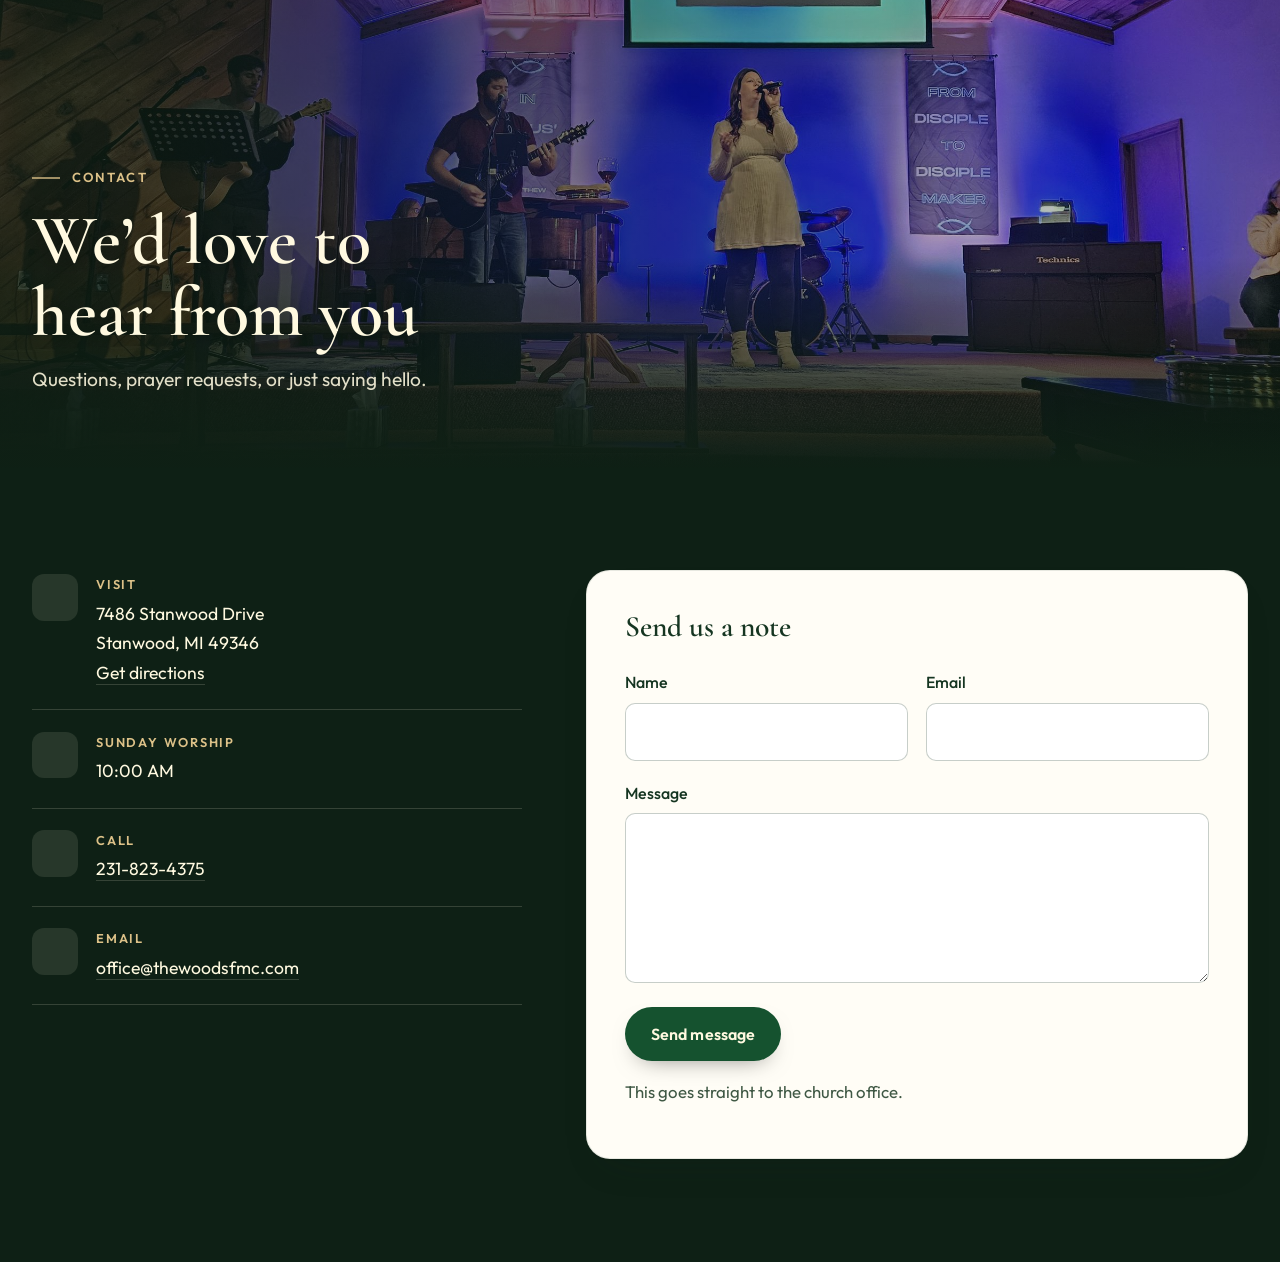
<file: contact.html>
<!DOCTYPE html>
<html lang="en">
  <head>
    <meta charset="UTF-8" />
    <meta name="viewport" content="width=device-width, initial-scale=1" />
    <title>Contact · The Woods Church</title>
    <meta name="description" content="Contact The Woods Church in Stanwood, Michigan — call, email, or send us a note." />
    <meta name="theme-color" content="#15522f" />
    <link rel="canonical" href="https://www.thewoodsfmc.com/contact" />
    <meta property="og:type" content="website" />
    <meta property="og:site_name" content="The Woods Church" />
    <meta property="og:title" content="Contact · The Woods Church" />
    <meta property="og:description" content="Contact The Woods Church in Stanwood, Michigan — call, email, or send us a note." />
    <meta property="og:url" content="https://www.thewoodsfmc.com/contact" />
    <meta property="og:image" content="https://www.thewoodsfmc.com/assets/photos/web/worship-band-1200.jpg" />
    <meta name="twitter:card" content="summary_large_image" />
    <link rel="icon" type="image/png" href="assets/favicon.png?v=2" />
    <link rel="apple-touch-icon" href="assets/apple-touch-icon.png?v=2" />
    <link rel="preconnect" href="https://fonts.googleapis.com" />
    <link rel="preconnect" href="https://fonts.gstatic.com" crossorigin />
    <link rel="stylesheet" href="https://fonts.googleapis.com/css2?family=Cormorant+Garamond:ital,wght@0,500;0,600;0,700;1,500;1,600&family=Outfit:wght@400;500;600&display=swap" />
    <link rel="stylesheet" href="css/styles.css" />
    <script>document.documentElement.classList.add("js");</script>
  </head>
  <body>
    <!-- @include partials/icons.html -->

    <div class="site tone-night">
      <!-- @include partials/header.html -->

      <main id="main">
        <section class="page-hero">
          <img class="page-hero__bg" src="assets/photos/web/worship-band-wide-1200.jpg" srcset="assets/photos/web/worship-band-wide-1200.jpg 1200w, assets/photos/web/worship-band-wide-2400.jpg 2400w" sizes="100vw" alt="" style="--pos: 50% 55%" />
          <div class="container page-hero__inner">
            <p class="eyebrow">Contact</p>
            <h1>We’d love to hear from you</h1>
            <p class="lede">Questions, prayer requests, or just saying hello.</p>
          </div>
        </section>

        <section class="section">
          <div class="container contact">
            <div class="contact__info reveal">
              <ul class="contact-list">
                <li><span class="icon-chip"><svg class="icon" aria-hidden="true"><use href="#i-pin" /></svg></span><div><strong>Visit</strong><span>7486 Stanwood Drive<br />Stanwood, MI 49346</span><br /><a href="https://www.google.com/maps/dir/?api=1&amp;destination=7486+Stanwood+Dr,+Stanwood,+MI+49346" target="_blank" rel="noopener noreferrer">Get directions</a></div></li>
                <li><span class="icon-chip"><svg class="icon" aria-hidden="true"><use href="#i-clock" /></svg></span><div><strong>Sunday worship</strong><span>10:00 AM</span></div></li>
                <li><span class="icon-chip"><svg class="icon" aria-hidden="true"><use href="#i-phone" /></svg></span><div><strong>Call</strong><a href="tel:2318234375">231-823-4375</a></div></li>
                <li><span class="icon-chip"><svg class="icon" aria-hidden="true"><use href="#i-mail" /></svg></span><div><strong>Email</strong><a href="mailto:office@thewoodsfmc.com">office@thewoodsfmc.com</a></div></li>
              </ul>
            </div>
            <form class="form card tone-paper reveal" style="--d: 120ms" action="https://api.web3forms.com/submit" method="POST">
              <h2 class="h3">Send us a note</h2>
              <input type="hidden" name="access_key" value="e9cdbea3-edd0-4301-b850-c9987248252e" />
              <input type="hidden" name="from_name" value="The Woods Church website" />
              <input type="checkbox" name="botcheck" tabindex="-1" autocomplete="off" style="display: none" />
              <div class="form__row">
                <label>Name <input type="text" name="name" autocomplete="name" required /></label>
                <label>Email <input type="email" name="email" autocomplete="email" required /></label>
              </div>
              <label>Message <textarea name="message" rows="5" required></textarea></label>
              <button class="btn btn--primary" type="submit">Send message</button>
              <p class="form__note" role="status" aria-live="polite">This goes straight to the church office.</p>
            </form>
          </div>
        </section>
      </main>

      <!-- @include partials/footer.html -->
    </div>

    <script src="js/main.js"></script>
  </body>
</html>
</file>
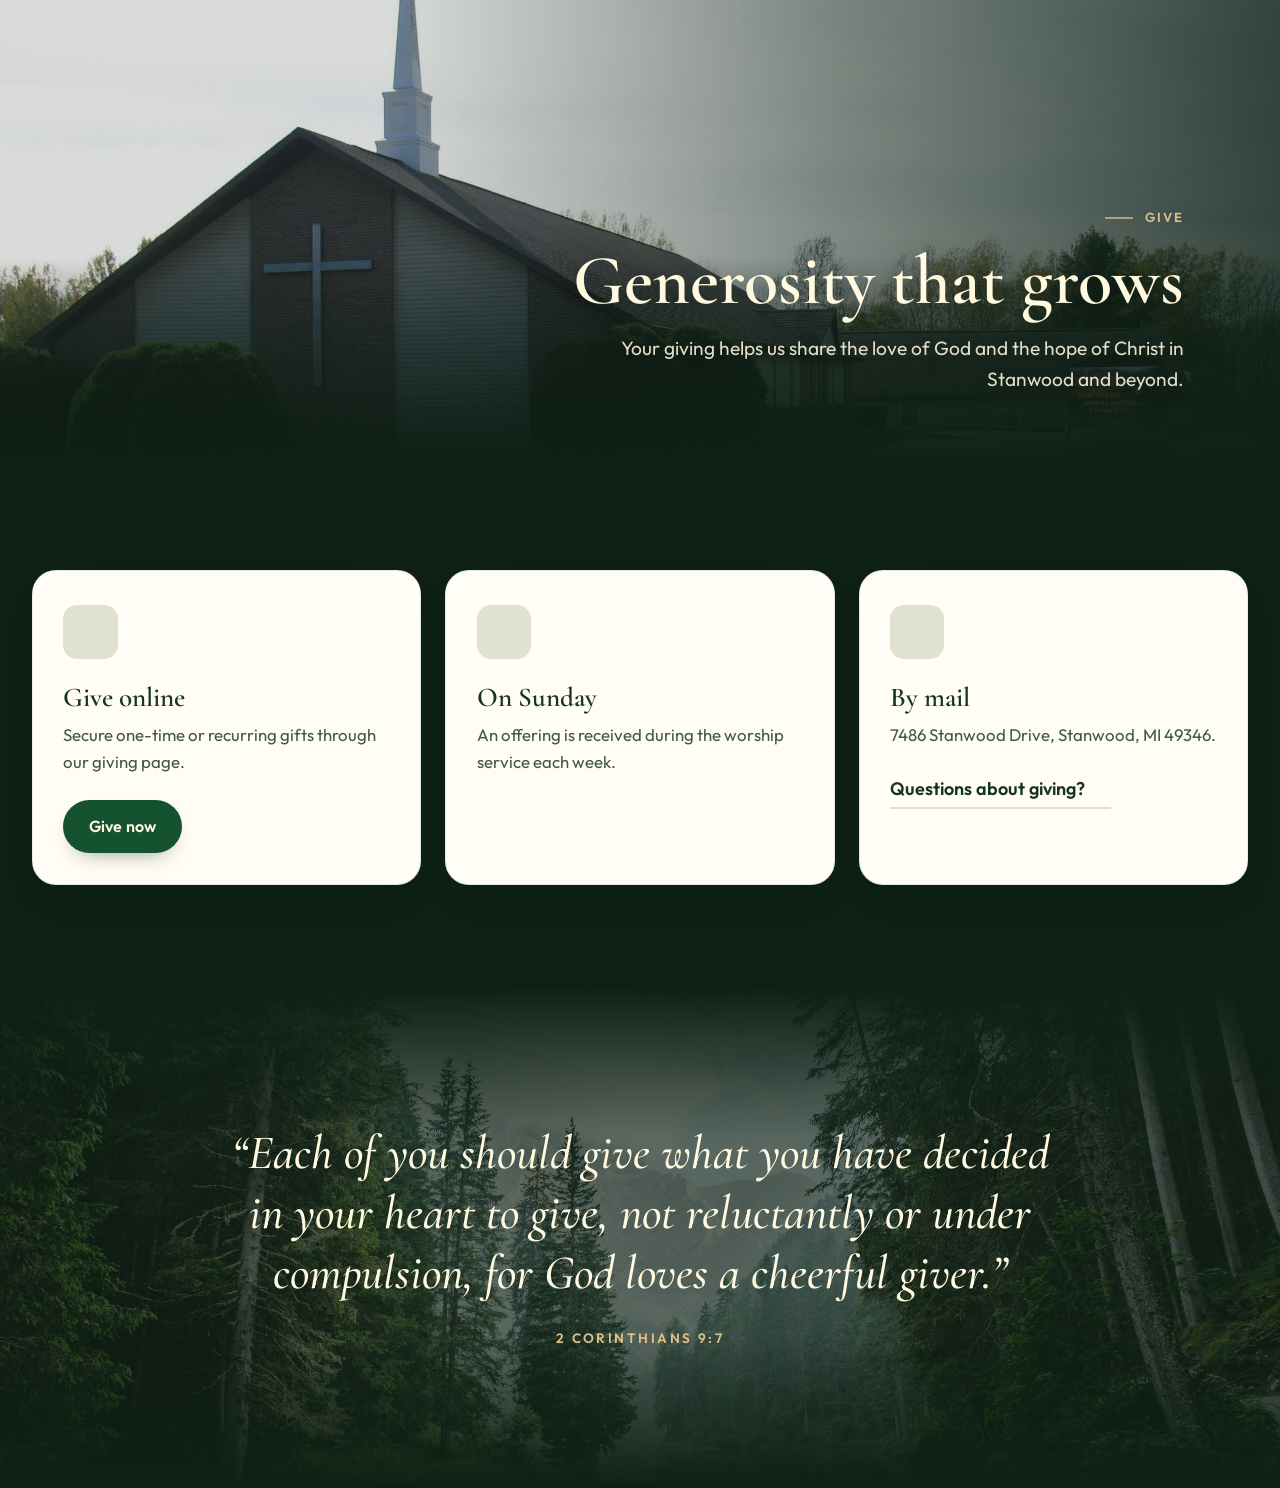
<file: give.html>
<!DOCTYPE html>
<html lang="en">
  <head>
    <meta charset="UTF-8" />
    <meta name="viewport" content="width=device-width, initial-scale=1" />
    <title>Give · The Woods Church</title>
    <meta name="description" content="Support the ministry of The Woods Church in Stanwood, Michigan." />
    <meta name="theme-color" content="#15522f" />
    <link rel="canonical" href="https://www.thewoodsfmc.com/give" />
    <meta property="og:type" content="website" />
    <meta property="og:site_name" content="The Woods Church" />
    <meta property="og:title" content="Give · The Woods Church" />
    <meta property="og:description" content="Support the ministry of The Woods Church in Stanwood, Michigan." />
    <meta property="og:url" content="https://www.thewoodsfmc.com/give" />
    <meta property="og:image" content="https://www.thewoodsfmc.com/assets/photos/web/worship-band-1200.jpg" />
    <meta name="twitter:card" content="summary_large_image" />
    <link rel="icon" type="image/png" href="assets/favicon.png?v=2" />
    <link rel="apple-touch-icon" href="assets/apple-touch-icon.png?v=2" />
    <link rel="preconnect" href="https://fonts.googleapis.com" />
    <link rel="preconnect" href="https://fonts.gstatic.com" crossorigin />
    <link rel="stylesheet" href="https://fonts.googleapis.com/css2?family=Cormorant+Garamond:ital,wght@0,500;0,600;0,700;1,500;1,600&family=Outfit:wght@400;500;600&display=swap" />
    <link rel="stylesheet" href="css/styles.css" />
    <script>document.documentElement.classList.add("js");</script>
  </head>
  <body>
    <!-- @include partials/icons.html -->

    <div class="site tone-night">
      <!-- @include partials/header.html -->

      <main id="main">
        <section class="page-hero page-hero--right">
          <img class="page-hero__bg" src="assets/photos/web/church-building-1200.jpg" srcset="assets/photos/web/church-building-1200.jpg 1200w, assets/photos/web/church-building-2400.jpg 2048w" sizes="100vw" alt="" style="--pos: 50% 38%" />
          <div class="container page-hero__inner">
            <p class="eyebrow">Give</p>
            <h1>Generosity that grows</h1>
            <p class="lede">Your giving helps us share the love of God and the hope of Christ in Stanwood and beyond.</p>
          </div>
        </section>

        <section class="section">
          <div class="container">
            <div class="card-grid">
              <article class="card tone-paper reveal"><span class="icon-chip icon-chip--lg"><svg class="icon" aria-hidden="true"><use href="#i-card" /></svg></span><h3>Give online</h3><p>Secure one-time or recurring gifts through our giving page.</p><a class="btn btn--primary" href="https://onrealm.org/StanwoodFreeMet/-/form/give/now" target="_blank" rel="noopener noreferrer">Give now</a></article>
              <article class="card tone-paper reveal" style="--d: 90ms"><span class="icon-chip icon-chip--lg"><svg class="icon" aria-hidden="true"><use href="#i-gift" /></svg></span><h3>On Sunday</h3><p>An offering is received during the worship service each week.</p></article>
              <article class="card tone-paper reveal" style="--d: 180ms"><span class="icon-chip icon-chip--lg"><svg class="icon" aria-hidden="true"><use href="#i-mail" /></svg></span><h3>By mail</h3><p>7486 Stanwood Drive, Stanwood, MI 49346.</p><a class="text-link" href="contact.html">Questions about giving? <svg class="icon" aria-hidden="true"><use href="#i-arrow" /></svg></a></article>
            </div>
          </div>
        </section>

        <section class="verse" aria-label="Scripture">
          <img class="verse__bg" src="assets/photos/web/sunlit-trees-1200.jpg" srcset="assets/photos/web/sunlit-trees-1200.jpg 1200w, assets/photos/web/sunlit-trees-2400.jpg 2400w" sizes="100vw" alt="" width="2400" height="1656" loading="lazy" />
          <blockquote class="verse__inner reveal">
            <p>“Each of you should give what you have decided in your heart to give, not reluctantly or under compulsion, for God loves a cheerful giver.”</p>
            <cite>2 Corinthians 9:7</cite>
          </blockquote>
        </section>
      </main>

      <!-- @include partials/footer.html -->
    </div>

    <script src="js/main.js"></script>
  </body>
</html>
</file>
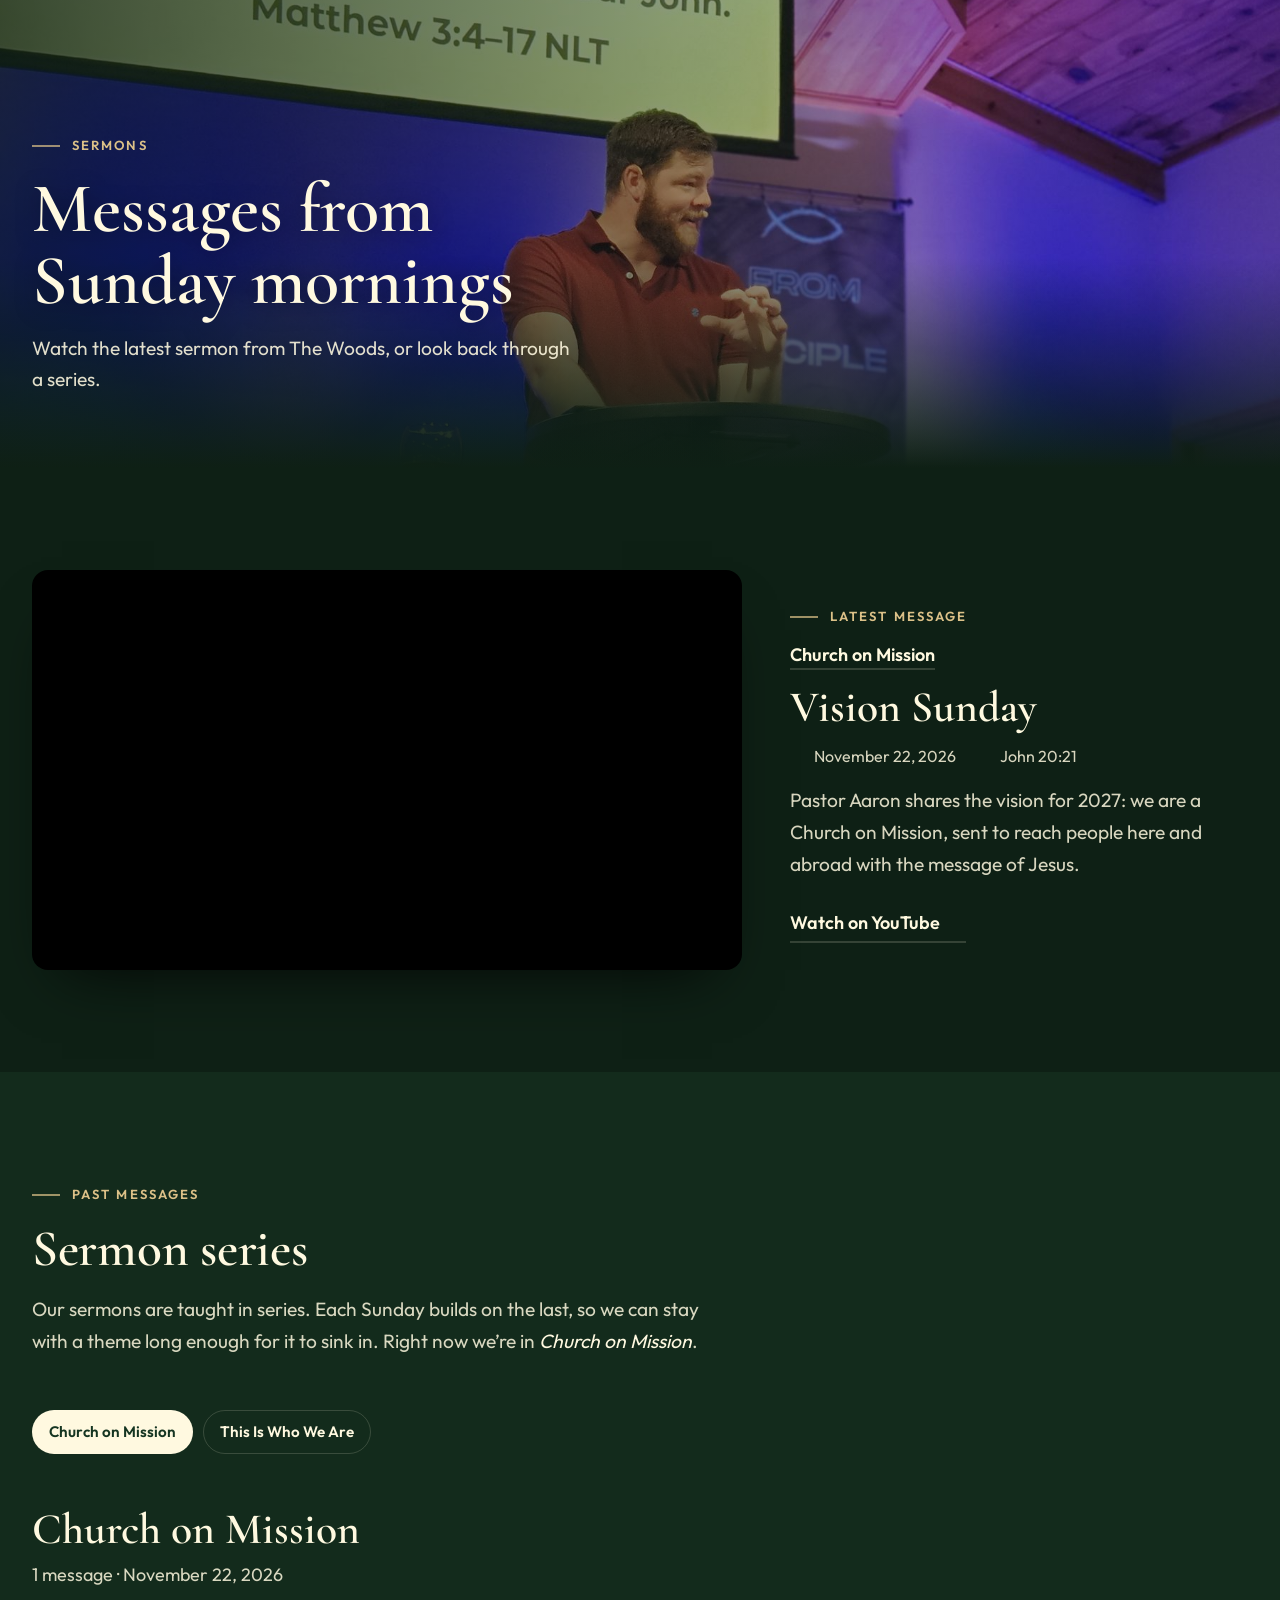
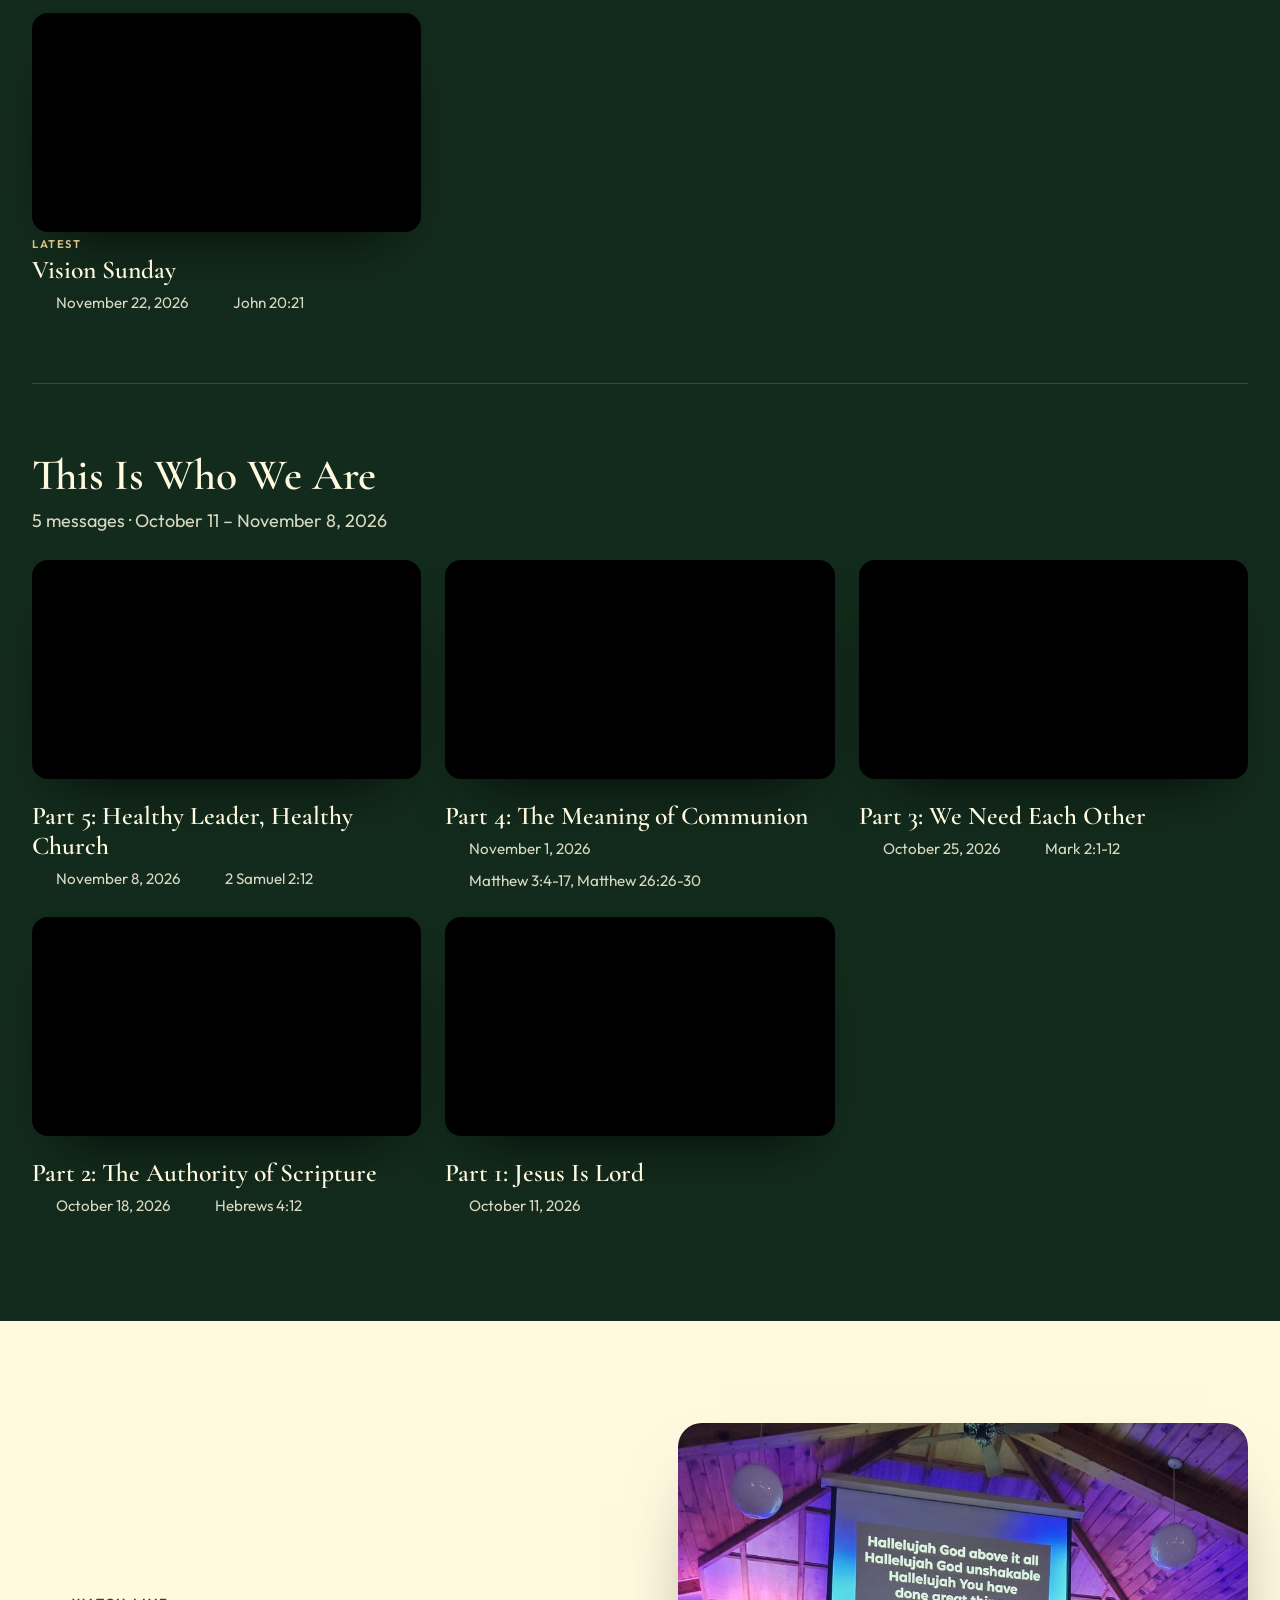
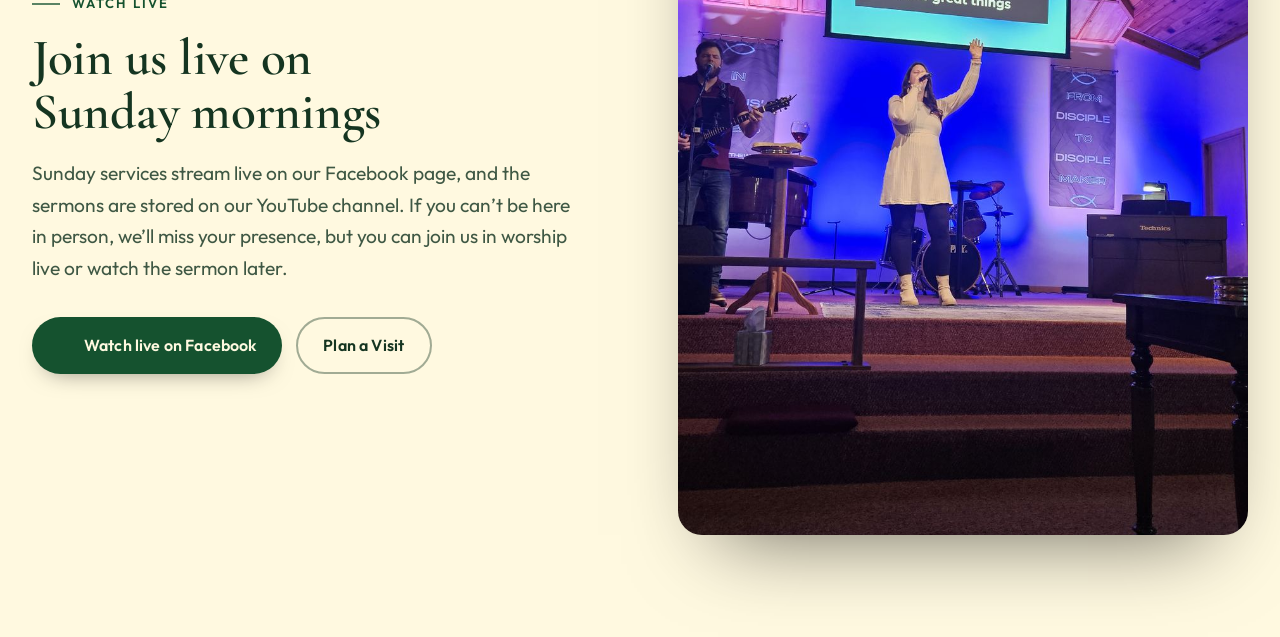
<file: sermons.html>
<!DOCTYPE html>
<html lang="en">
  <head>
    <meta charset="UTF-8" />
    <meta name="viewport" content="width=device-width, initial-scale=1" />
    <title>Sermons · The Woods Church</title>
    <meta name="description" content="Watch recent Sunday messages from The Woods Church in Stanwood, Michigan." />
    <meta name="theme-color" content="#15522f" />
    <link rel="canonical" href="https://www.thewoodsfmc.com/sermons" />
    <meta property="og:type" content="website" />
    <meta property="og:site_name" content="The Woods Church" />
    <meta property="og:title" content="Sermons · The Woods Church" />
    <meta property="og:description" content="Watch recent Sunday messages from The Woods Church in Stanwood, Michigan." />
    <meta property="og:url" content="https://www.thewoodsfmc.com/sermons" />
    <meta property="og:image" content="https://www.thewoodsfmc.com/assets/photos/web/worship-band-1200.jpg" />
    <meta name="twitter:card" content="summary_large_image" />
    <link rel="icon" type="image/png" href="assets/favicon.png?v=2" />
    <link rel="apple-touch-icon" href="assets/apple-touch-icon.png?v=2" />
    <link rel="preconnect" href="https://fonts.googleapis.com" />
    <link rel="preconnect" href="https://fonts.gstatic.com" crossorigin />
    <link rel="stylesheet" href="https://fonts.googleapis.com/css2?family=Cormorant+Garamond:ital,wght@0,500;0,600;0,700;1,500;1,600&family=Outfit:wght@400;500;600&display=swap" />
    <link rel="stylesheet" href="css/styles.css" />
    <script>document.documentElement.classList.add("js");</script>
  </head>
  <body>
    <!-- @include partials/icons.html -->

    <div class="site tone-night">
      <!-- @include partials/header.html -->

      <main id="main">
        <section class="page-hero">
          <img class="page-hero__bg" src="assets/photos/web/pastor-teaching-1200.jpg" srcset="assets/photos/web/pastor-teaching-1200.jpg 900w, assets/photos/web/pastor-teaching-2400.jpg 1800w" sizes="100vw" alt="" style="--pos: 50% 30%" />
          <div class="container page-hero__inner">
            <p class="eyebrow">Sermons</p>
            <h1>Messages from Sunday mornings</h1>
            <p class="lede">Watch the latest sermon from The Woods, or look back through a series.</p>
          </div>
        </section>

        <section class="section">
          <div class="container">
            <div class="featured reveal" id="sermon-featured"></div>
          </div>
        </section>

        <section class="section tone-dusk">
          <div class="container">
            <div class="sec-head reveal">
              <p class="eyebrow">Past messages</p>
              <h2 class="h2">Sermon series</h2>
              <p class="lede" id="series-intro">Our sermons are taught in series. Each Sunday builds on the last, so we can stay with a theme long enough for it to sink in.</p>
            </div>
            <div class="reveal" id="sermon-series"></div>
          </div>
        </section>

        <section class="section tone-cream">
          <div class="container split">
            <div class="split__text reveal">
              <p class="eyebrow">Watch live</p>
              <h2 class="h2">Join us live on Sunday mornings</h2>
              <p class="lede">Sunday services stream live on our Facebook page, and the sermons are stored on our YouTube channel. If you can’t be here in person, we’ll miss your presence, but you can join us in worship live or watch the sermon later.</p>
              <div class="actions">
                <a class="btn btn--primary" href="https://www.facebook.com/100081895544129" target="_blank" rel="noopener noreferrer"><svg class="icon" aria-hidden="true"><use href="#i-video" /></svg>Watch live on Facebook</a>
                <a class="btn btn--ghost" href="visit.html">Plan a Visit</a>
              </div>
            </div>
            <div class="photo-frame reveal" style="--d: 120ms">
              <img src="assets/photos/web/worship-praise-1200.jpg" srcset="assets/photos/web/worship-praise-1200.jpg 900w, assets/photos/web/worship-praise-2400.jpg 1800w" sizes="(min-width: 900px) 36rem, 100vw" alt="A worship leader singing during the Sunday service" width="900" height="1200" loading="lazy" style="object-position: 50% 40%" />
            </div>
          </div>
        </section>
      </main>

      <!-- @include partials/footer.html -->
    </div>
    <script src="js/sermons.js"></script>
    <script src="js/main.js"></script>
  </body>
</html>
</file>
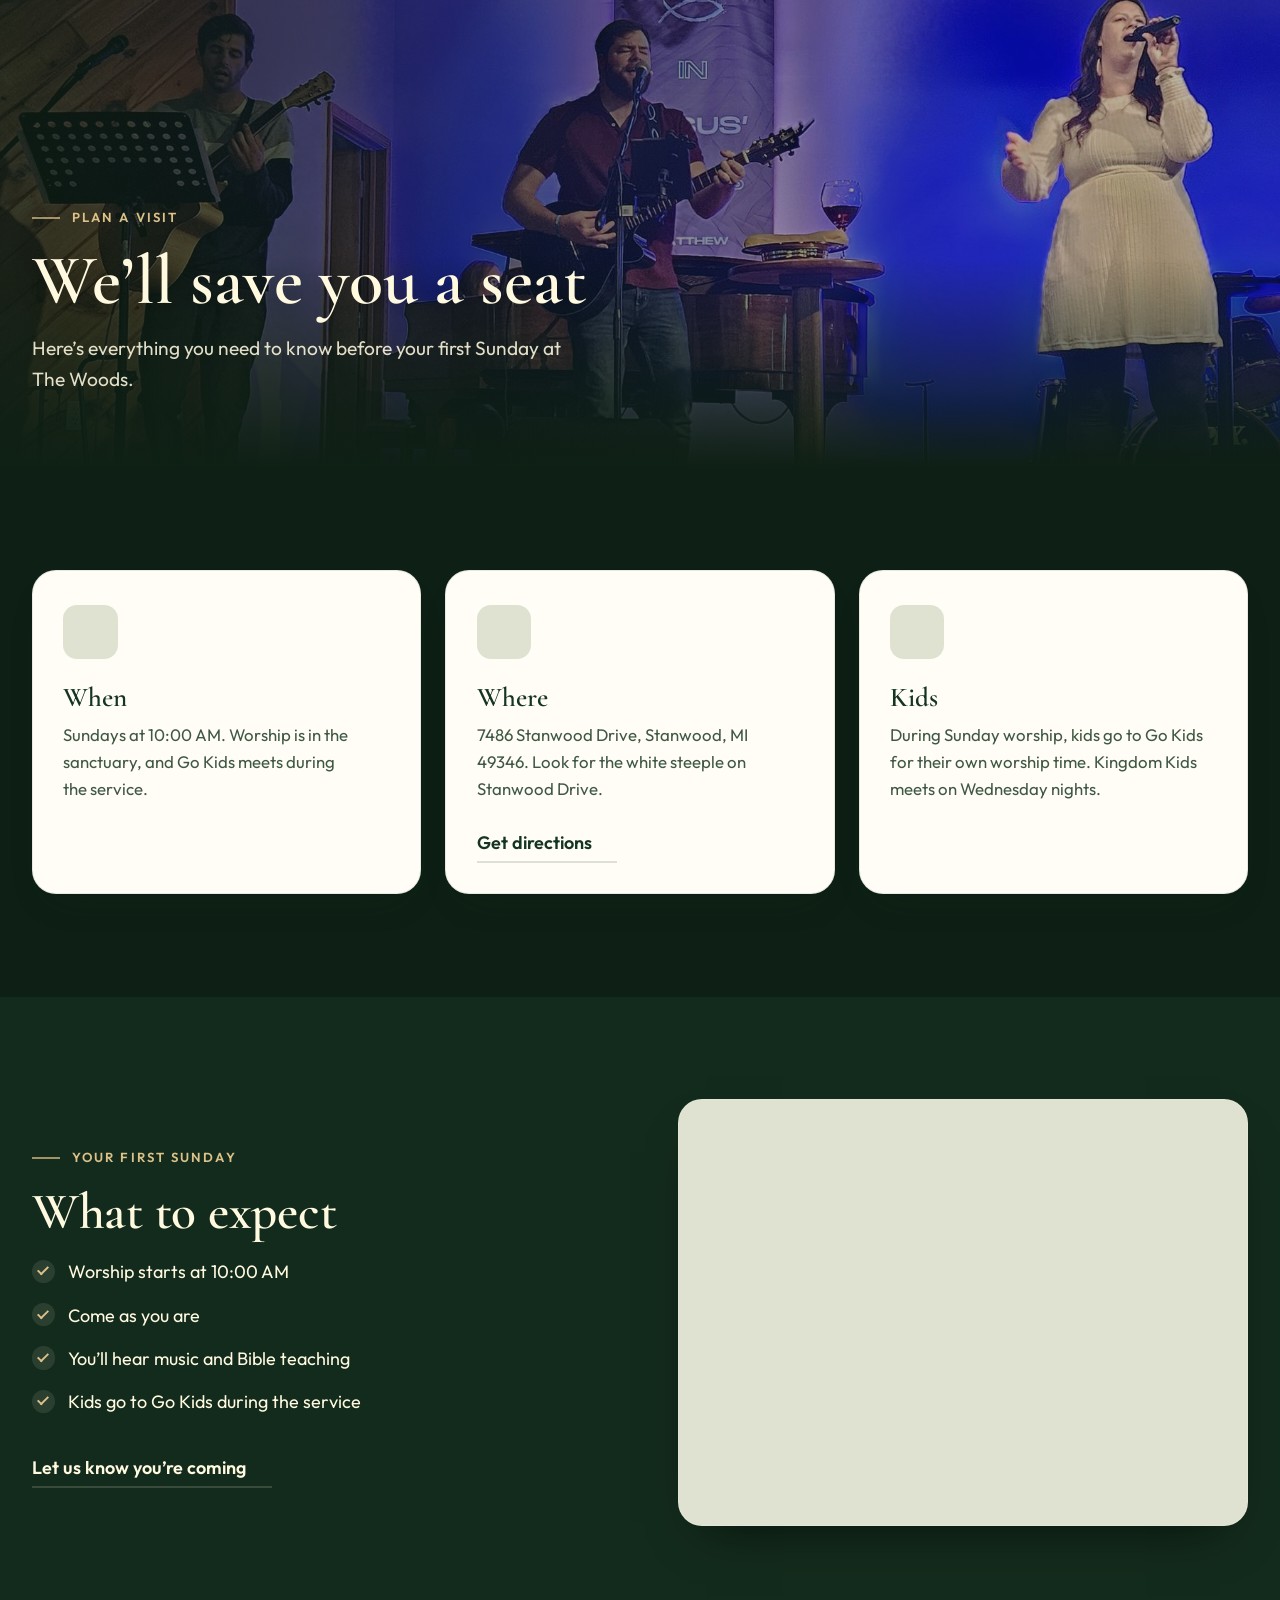
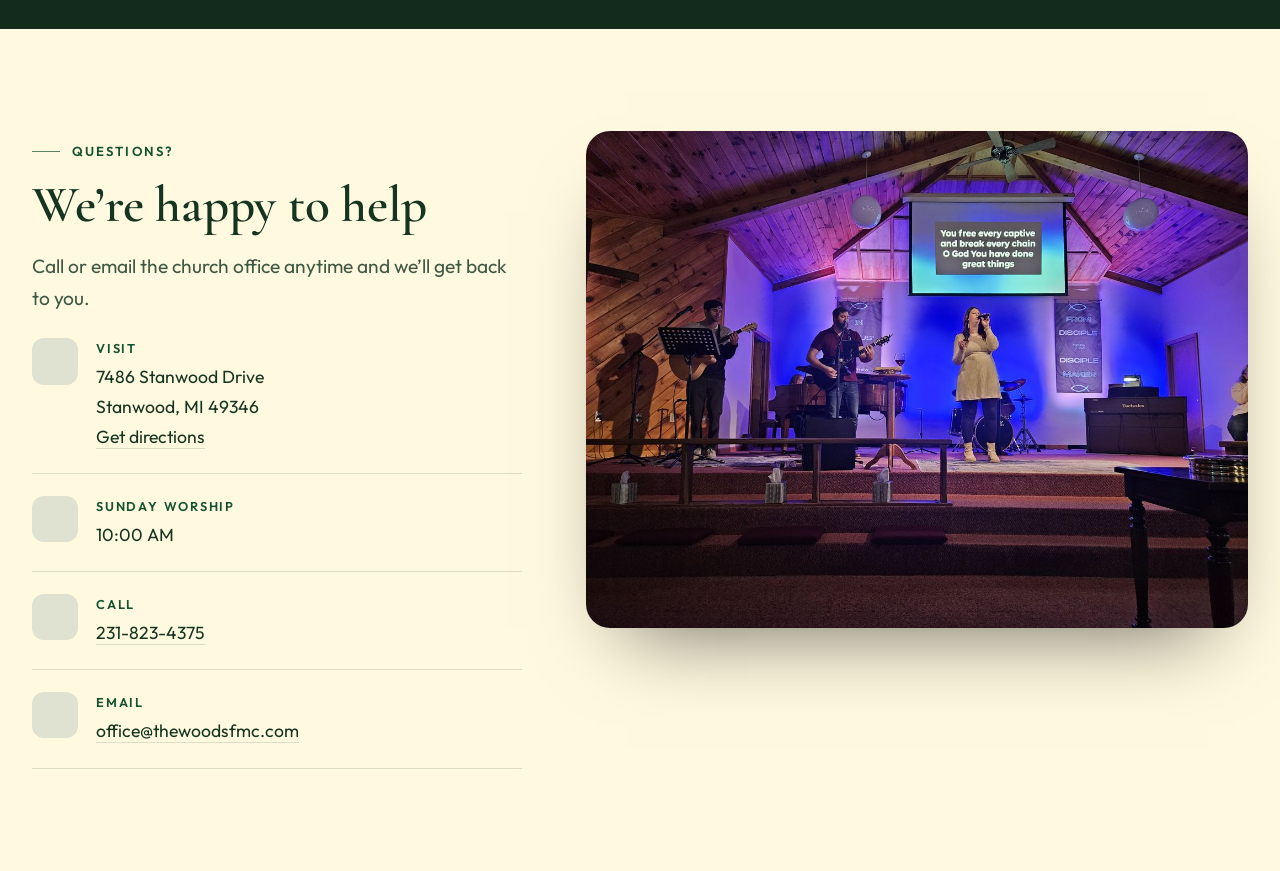
<file: visit.html>
<!DOCTYPE html>
<html lang="en">
  <head>
    <meta charset="UTF-8" />
    <meta name="viewport" content="width=device-width, initial-scale=1" />
    <title>Plan a Visit · The Woods Church</title>
    <meta name="description" content="Plan your first visit to The Woods Church — Sundays at 10:00 AM, 7486 Stanwood Drive, Stanwood, MI." />
    <meta name="theme-color" content="#15522f" />
    <link rel="canonical" href="https://www.thewoodsfmc.com/visit" />
    <meta property="og:type" content="website" />
    <meta property="og:site_name" content="The Woods Church" />
    <meta property="og:title" content="Plan a Visit · The Woods Church" />
    <meta property="og:description" content="Plan your first visit to The Woods Church — Sundays at 10:00 AM, 7486 Stanwood Drive, Stanwood, MI." />
    <meta property="og:url" content="https://www.thewoodsfmc.com/visit" />
    <meta property="og:image" content="https://www.thewoodsfmc.com/assets/photos/web/worship-band-1200.jpg" />
    <meta name="twitter:card" content="summary_large_image" />
    <link rel="icon" type="image/png" href="assets/favicon.png?v=2" />
    <link rel="apple-touch-icon" href="assets/apple-touch-icon.png?v=2" />
    <link rel="preconnect" href="https://fonts.googleapis.com" />
    <link rel="preconnect" href="https://fonts.gstatic.com" crossorigin />
    <link rel="stylesheet" href="https://fonts.googleapis.com/css2?family=Cormorant+Garamond:ital,wght@0,500;0,600;0,700;1,500;1,600&family=Outfit:wght@400;500;600&display=swap" />
    <link rel="stylesheet" href="css/styles.css" />
    <script>document.documentElement.classList.add("js");</script>
  </head>
  <body>
    <!-- @include partials/icons.html -->

    <div class="site tone-night">
      <!-- @include partials/header.html -->

      <main id="main">
        <section class="page-hero">
          <img class="page-hero__bg" src="assets/photos/web/worship-team-1200.jpg" srcset="assets/photos/web/worship-team-1200.jpg 900w, assets/photos/web/worship-team-2400.jpg 1800w" sizes="100vw" alt="" style="--pos: 50% 40%" />
          <div class="container page-hero__inner">
            <p class="eyebrow">Plan a visit</p>
            <h1>We’ll save you a seat</h1>
            <p class="lede">Here’s everything you need to know before your first Sunday at The Woods.</p>
          </div>
        </section>

        <section class="section">
          <div class="container">
            <div class="card-grid">
              <article class="card tone-paper reveal"><span class="icon-chip icon-chip--lg"><svg class="icon" aria-hidden="true"><use href="#i-clock" /></svg></span><h3>When</h3><p>Sundays at 10:00 AM. Worship is in the sanctuary, and Go Kids meets during the service.</p></article>
              <article class="card tone-paper reveal" style="--d: 90ms"><span class="icon-chip icon-chip--lg"><svg class="icon" aria-hidden="true"><use href="#i-pin" /></svg></span><h3>Where</h3><p>7486 Stanwood Drive, Stanwood, MI 49346. Look for the white steeple on Stanwood Drive.</p><a class="text-link" href="https://www.google.com/maps/dir/?api=1&amp;destination=7486+Stanwood+Dr,+Stanwood,+MI+49346" target="_blank" rel="noopener noreferrer">Get directions <svg class="icon" aria-hidden="true"><use href="#i-arrow" /></svg></a></article>
              <article class="card tone-paper reveal" style="--d: 180ms"><span class="icon-chip icon-chip--lg"><svg class="icon" aria-hidden="true"><use href="#i-users" /></svg></span><h3>Kids</h3><p>During Sunday worship, kids go to Go Kids for their own worship time. Kingdom Kids meets on Wednesday nights.</p></article>
            </div>
          </div>
        </section>

        <section class="section tone-dusk">
          <div class="container split">
            <div class="split__text reveal">
              <p class="eyebrow">Your first Sunday</p>
              <h2 class="h2">What to expect</h2>
              <ul class="checks">
                <li>Worship starts at 10:00 AM</li>
                <li>Come as you are</li>
                <li>You’ll hear music and Bible teaching</li>
                <li>Kids go to Go Kids during the service</li>
              </ul>
              <a class="text-link" href="contact.html">Let us know you’re coming <svg class="icon" aria-hidden="true"><use href="#i-arrow" /></svg></a>
            </div>
            <div class="map reveal" style="--d: 120ms">
              <iframe src="https://www.google.com/maps?q=7486+Stanwood+Dr,+Stanwood,+MI+49346&amp;output=embed" title="Map to The Woods Church" loading="lazy" referrerpolicy="no-referrer-when-downgrade"></iframe>
            </div>
          </div>
        </section>

        <section class="section tone-cream">
          <div class="container contact">
            <div class="split__text reveal">
              <p class="eyebrow">Questions?</p>
              <h2 class="h2">We’re happy to help</h2>
              <p class="lede">Call or email the church office anytime and we’ll get back to you.</p>
              <ul class="contact-list">
                <li><span class="icon-chip"><svg class="icon" aria-hidden="true"><use href="#i-pin" /></svg></span><div><strong>Visit</strong><span>7486 Stanwood Drive<br />Stanwood, MI 49346</span><br /><a href="https://www.google.com/maps/dir/?api=1&amp;destination=7486+Stanwood+Dr,+Stanwood,+MI+49346" target="_blank" rel="noopener noreferrer">Get directions</a></div></li>
                <li><span class="icon-chip"><svg class="icon" aria-hidden="true"><use href="#i-clock" /></svg></span><div><strong>Sunday worship</strong><span>10:00 AM</span></div></li>
                <li><span class="icon-chip"><svg class="icon" aria-hidden="true"><use href="#i-phone" /></svg></span><div><strong>Call</strong><a href="tel:2318234375">231-823-4375</a></div></li>
                <li><span class="icon-chip"><svg class="icon" aria-hidden="true"><use href="#i-mail" /></svg></span><div><strong>Email</strong><a href="mailto:office@thewoodsfmc.com">office@thewoodsfmc.com</a></div></li>
              </ul>
            </div>
            <div class="photo-frame photo-frame--wide reveal" style="--d: 120ms">
              <img src="assets/photos/web/worship-band-wide-1200.jpg" srcset="assets/photos/web/worship-band-wide-1200.jpg 1200w, assets/photos/web/worship-band-wide-2400.jpg 2400w" sizes="(min-width: 900px) 40rem, 100vw" alt="The worship band leading a Sunday service" width="1200" height="900" loading="lazy" />
            </div>
          </div>
        </section>
      </main>

      <!-- @include partials/footer.html -->
    </div>

    <script src="js/main.js"></script>
  </body>
</html>
</file>
<file: css/styles.css>
@import "./tokens.css";

/* Photo-backed surfaces always read as dark, regardless of section tone */
.hero,
.page-hero,
.cta-card,
.verse {
  --fg: var(--cream);
  --muted: rgba(255, 249, 224, 0.88);
  --line: rgba(255, 249, 224, 0.18);
  --eyebrow: var(--maple-light);
  --btn-bg: var(--cream);
  --btn-fg: var(--ink);
  --btn-hover: #fff;
  --ghost: rgba(255, 249, 224, 0.6);
  --focus: var(--maple-light);
}

*,
*::before,
*::after {
  box-sizing: border-box;
}

html {
  scroll-behavior: smooth;
  scroll-padding-top: calc(var(--nav-h) + 1rem);
}

body {
  margin: 0;
  font-family: var(--font-body);
  font-size: 1.125rem;
  line-height: 1.65;
  -webkit-font-smoothing: antialiased;
  text-rendering: optimizeLegibility;
}

img {
  max-width: 100%;
  height: auto;
  display: block;
}

a {
  color: inherit;
  text-decoration: none;
}

button,
input,
textarea {
  font: inherit;
}

button {
  cursor: pointer;
  border: none;
  background: none;
  color: inherit;
}

ul {
  list-style: none;
  margin: 0;
  padding: 0;
}

h1,
h2,
h3 {
  text-wrap: balance;
}

p {
  text-wrap: pretty;
}

:focus-visible {
  outline: 3px solid var(--focus, var(--maple-light));
  outline-offset: 3px;
  border-radius: 4px;
}

.skip-link {
  position: absolute;
  left: 1rem;
  top: -4rem;
  z-index: 100;
  padding: 0.75rem 1.25rem;
  border-radius: var(--r-sm);
  background: var(--forest);
  color: var(--cream);
  font-weight: 600;
}

.skip-link:focus {
  top: 1rem;
}

.icon {
  width: 1.25rem;
  height: 1.25rem;
  fill: none;
  stroke: currentColor;
  stroke-width: 1.7;
  stroke-linecap: round;
  stroke-linejoin: round;
  flex: none;
}

/* ——— Logos: single-color PNGs used as masks so they can take any color ——— */

.logo {
  display: block;
  background-color: currentColor;
  -webkit-mask-repeat: no-repeat;
  mask-repeat: no-repeat;
  -webkit-mask-position: center;
  mask-position: center;
  -webkit-mask-size: contain;
  mask-size: contain;
}

.logo--horizontal {
  -webkit-mask-image: url("../assets/trimmed/lockup-horizontal.png");
  mask-image: url("../assets/trimmed/lockup-horizontal.png");
  aspect-ratio: 1400 / 499;
}

.logo--stacked {
  -webkit-mask-image: url("../assets/trimmed/lockup-stacked.png");
  mask-image: url("../assets/trimmed/lockup-stacked.png");
  aspect-ratio: 1210 / 1140;
}

.logo--tree {
  -webkit-mask-image: url("../assets/trimmed/tree.png");
  mask-image: url("../assets/trimmed/tree.png");
  aspect-ratio: 805 / 914;
}

/* ——— Shell ——— */

.site {
  position: relative;
  min-height: 100svh;
  display: flex;
  flex-direction: column;
  background: var(--s-bg);
  color: var(--fg);
}

.site > main {
  flex: 1;
}

.container {
  width: min(100% - 2.5rem, var(--max));
  margin-inline: auto;
}

.section {
  position: relative;
  padding: clamp(4rem, 8vw, 6.5rem) 0;
  background: var(--s-bg);
  color: var(--fg);
}

/* ——— Type ——— */

.eyebrow {
  display: inline-flex;
  align-items: center;
  gap: 0.75rem;
  margin: 0 0 1rem;
  font-size: 0.82rem;
  font-weight: 600;
  letter-spacing: 0.16em;
  text-transform: uppercase;
  color: var(--eyebrow);
}

.eyebrow::before {
  content: "";
  width: 1.75rem;
  height: 1.5px;
  background: currentColor;
  opacity: 0.7;
}

.eyebrow--center::after {
  content: "";
  width: 1.75rem;
  height: 1.5px;
  background: currentColor;
  opacity: 0.7;
}

.h2 {
  margin: 0 0 1.15rem;
  font-family: var(--font-display);
  font-size: clamp(2.3rem, 4vw, 3.3rem);
  font-weight: 600;
  line-height: 1.06;
  letter-spacing: -0.005em;
}

.h3 {
  margin: 0 0 0.5rem;
  font-family: var(--font-display);
  font-size: 1.85rem;
  font-weight: 600;
  line-height: 1.12;
}

.lede {
  margin: 0 0 1.25rem;
  font-size: 1.2rem;
  line-height: 1.65;
  color: var(--muted);
}

.section p:not([class]) {
  margin: 0 0 1.1rem;
  color: var(--muted);
}

.text-link {
  display: inline-flex;
  align-items: center;
  gap: 0.5rem;
  margin-top: 0.5rem;
  font-weight: 600;
  color: var(--fg);
  border-bottom: 2px solid var(--line);
  padding-bottom: 0.2rem;
  transition: gap 0.35s var(--ease), border-color 0.35s var(--ease);
}

.text-link .icon {
  width: 1.1rem;
  height: 1.1rem;
  color: var(--eyebrow);
}

.text-link:hover {
  gap: 0.8rem;
  border-color: var(--eyebrow);
}

/* ——— Buttons ——— */

.actions {
  display: flex;
  flex-wrap: wrap;
  gap: 0.85rem;
  margin-top: 2rem;
}

.actions--center {
  justify-content: center;
}

.btn {
  display: inline-flex;
  align-items: center;
  justify-content: center;
  gap: 0.55rem;
  min-height: 3.25rem;
  padding: 0.85rem 1.6rem;
  border-radius: 999px;
  font-size: 1rem;
  font-weight: 600;
  letter-spacing: 0.01em;
  white-space: nowrap;
  transition: transform 0.3s var(--ease), background 0.3s var(--ease),
    color 0.3s var(--ease), border-color 0.3s var(--ease), box-shadow 0.3s var(--ease);
}

.btn .icon {
  width: 1.1rem;
  height: 1.1rem;
}

.btn--sm {
  min-height: 2.75rem;
  padding: 0.6rem 1.25rem;
  font-size: 0.95rem;
}

.btn--primary {
  background: var(--btn-bg);
  color: var(--btn-fg);
  box-shadow: 0 10px 24px -14px rgba(0, 0, 0, 0.55);
}

.btn--primary:hover {
  background: var(--btn-hover);
  transform: translateY(-1px);
}

.btn--ghost {
  border: 2px solid var(--ghost);
  color: var(--fg);
}

.btn--ghost:hover {
  border-color: var(--fg);
  background: color-mix(in oklab, var(--fg) 8%, transparent);
}

/* ——— Nav: light bar for strong contrast against the dark page ——— */

.nav {
  position: sticky;
  top: 0;
  z-index: 50;
  height: var(--nav-h);
  display: flex;
  align-items: center;
  background: var(--paper);
  color: var(--ink);
  border-top: 4px solid var(--forest);
  box-shadow: 0 1px 0 rgba(20, 35, 25, 0.1);
  transition: box-shadow 0.4s var(--ease);
}

.is-scrolled .nav {
  box-shadow: 0 1px 0 rgba(20, 35, 25, 0.1), 0 14px 34px -18px rgba(0, 0, 0, 0.55);
}

.nav__inner {
  width: min(100% - 2.5rem, var(--max));
  margin-inline: auto;
  display: flex;
  align-items: center;
  justify-content: space-between;
  gap: 1.5rem;
}

.nav__brand {
  flex: none;
  display: flex;
  align-items: center;
  gap: 0.7rem;
  color: var(--forest);
}

.nav__mark {
  height: 4.8rem;
  width: auto;
  max-width: none;
  flex: none;
}

.nav__lockup {
  display: flex;
  flex-direction: column;
  justify-content: center;
  gap: 0.32rem;
}

.nav__name {
  font-family: var(--font-display);
  font-size: 1.28rem;
  font-weight: 600;
  line-height: 1;
  letter-spacing: 0.1em;
  text-transform: uppercase;
  white-space: nowrap;
}

.nav__tag {
  font-size: 0.68rem;
  font-weight: 600;
  line-height: 1;
  letter-spacing: 0.16em;
  text-transform: uppercase;
  white-space: nowrap;
}

.nav__tag em {
  font-family: var(--font-display);
  font-size: 1.28em;
  font-style: italic;
  font-weight: 600;
  letter-spacing: 0;
  text-transform: none;
}

.nav__menu {
  display: flex;
  align-items: center;
  gap: 1.25rem;
}

.nav__links {
  display: flex;
  gap: 0.25rem;
}

.nav__links a {
  display: block;
  padding: 0.55rem 0.95rem;
  border-radius: 999px;
  font-size: 1.05rem;
  font-weight: 500;
  color: var(--ink);
  transition: background 0.25s var(--ease), color 0.25s var(--ease);
}

.nav__links a:hover {
  background: color-mix(in oklab, var(--forest) 9%, transparent);
  color: var(--forest);
}

.nav__links a[aria-current="page"] {
  background: color-mix(in oklab, var(--forest) 12%, transparent);
  color: var(--forest);
  font-weight: 600;
}

.nav .btn--primary {
  --focus: var(--forest);
  background: var(--forest);
  color: var(--cream);
}

.nav .btn--primary:hover {
  background: var(--forest-deep);
}

.nav__toggle {
  display: none;
  align-items: center;
  gap: 0.6rem;
  min-height: 3rem;
  padding: 0.5rem 1.1rem;
  border-radius: 999px;
  border: 2px solid color-mix(in oklab, var(--ink) 22%, transparent);
  font-size: 1rem;
  font-weight: 600;
  color: var(--ink);
  --focus: var(--forest);
}

.nav__bars,
.nav__bars::before,
.nav__bars::after {
  display: block;
  width: 1.15rem;
  height: 2px;
  background: currentColor;
  border-radius: 2px;
  transition: transform 0.3s var(--ease), opacity 0.3s var(--ease);
}

.nav__bars {
  position: relative;
}

.nav__bars::before,
.nav__bars::after {
  content: "";
  position: absolute;
  left: 0;
}

.nav__bars::before {
  top: -6px;
}

.nav__bars::after {
  top: 6px;
}

.is-nav-open .nav__bars {
  background: transparent;
}

.is-nav-open .nav__bars::before {
  transform: translateY(6px) rotate(45deg);
}

.is-nav-open .nav__bars::after {
  transform: translateY(-6px) rotate(-45deg);
}

/* ——— Motion (kept gentle on purpose) ——— */

@keyframes rise {
  from {
    opacity: 0;
    transform: translateY(1rem);
  }
  to {
    opacity: 1;
    transform: none;
  }
}

.js .reveal {
  opacity: 0;
  transform: translateY(16px);
  transition: opacity 0.8s var(--ease) var(--d, 0ms), transform 0.8s var(--ease) var(--d, 0ms);
}

.js .reveal.is-in {
  opacity: 1;
  transform: none;
}

/* ——— Shared components ——— */

.icon-chip {
  display: inline-grid;
  place-items: center;
  width: 2.9rem;
  height: 2.9rem;
  border-radius: 12px;
  background: var(--icon-bg);
  color: var(--icon-fg);
  flex: none;
}

.icon-chip--lg {
  width: 3.4rem;
  height: 3.4rem;
  border-radius: 14px;
  margin-bottom: 1.4rem;
}

.icon-chip--lg .icon {
  width: 1.55rem;
  height: 1.55rem;
}

.sec-head {
  max-width: 44rem;
  margin-bottom: clamp(2.25rem, 5vw, 3.25rem);
}

.sec-head--center {
  margin-inline: auto;
  text-align: center;
}

.sec-head--center .lede {
  margin-inline: auto;
  max-width: 36rem;
}

.split {
  display: grid;
  gap: clamp(2.5rem, 6vw, 5rem);
  align-items: center;
}

@media (min-width: 900px) {
  .split {
    grid-template-columns: 1fr 1fr;
  }

  .split--events {
    grid-template-columns: 1.1fr 0.9fr;
    align-items: stretch;
  }
}

.split__text {
  max-width: 34rem;
}

.card-grid {
  display: grid;
  gap: 1.25rem;
}

@media (min-width: 760px) {
  .card-grid {
    grid-template-columns: repeat(3, 1fr);
    gap: 1.5rem;
  }
}

.card {
  position: relative;
  padding: 2.1rem 1.9rem 1.9rem;
  border-radius: var(--r-lg);
  background: var(--card-bg);
  color: var(--fg);
  border: 1px solid var(--card-line);
  box-shadow: var(--card-shadow);
}

.card h3 {
  margin: 0 0 0.55rem;
  font-family: var(--font-display);
  font-size: 1.7rem;
  font-weight: 600;
  line-height: 1.15;
}

.card p {
  margin: 0 0 0.85rem;
  font-size: 1.05rem;
  line-height: 1.6;
  color: var(--muted);
}

.card .btn {
  margin-top: 0.4rem;
}

/* Photos */

.photo-frame {
  position: relative;
  border-radius: var(--r-lg);
  overflow: hidden;
  aspect-ratio: 4 / 5;
  box-shadow: 0 40px 80px -40px rgba(0, 0, 0, 0.6);
}

.photo-frame--wide {
  aspect-ratio: 4 / 3;
}

.photo-frame--archive {
  aspect-ratio: 300 / 192;
}

.photo-frame img {
  width: 100%;
  height: 100%;
  object-fit: cover;
}

.photo-stack {
  position: relative;
  padding: 0 0 3rem 3rem;
}

.photo-stack__main {
  width: 100%;
  aspect-ratio: 4 / 3.6;
  object-fit: cover;
  border-radius: var(--r-lg);
  box-shadow: 0 40px 80px -40px rgba(0, 0, 0, 0.7);
}

.photo-stack__inset {
  position: absolute;
  left: 0;
  bottom: 0;
  width: 42%;
  aspect-ratio: 1;
  object-fit: cover;
  border-radius: var(--r-md);
  border: 6px solid var(--s-bg);
  box-shadow: 0 30px 60px -30px rgba(0, 0, 0, 0.7);
}

.badge {
  position: absolute;
  top: 1.5rem;
  right: -1rem;
  display: grid;
  gap: 0.15rem;
  max-width: 11rem;
  padding: 1rem 1.25rem;
  border-radius: var(--r-md);
  background: var(--cream);
  color: var(--ink);
  box-shadow: 0 24px 50px -24px rgba(0, 0, 0, 0.7);
}

.badge__num {
  font-family: var(--font-display);
  font-size: 2.4rem;
  font-weight: 700;
  line-height: 1;
  color: var(--forest);
}

.badge__label {
  font-size: 0.9rem;
  line-height: 1.35;
}

/* Events */

.events {
  margin-top: 1.75rem;
  display: grid;
}

.event {
  display: grid;
  grid-template-columns: auto 1fr;
  align-items: center;
  gap: 1.25rem;
  padding: 1.15rem 0;
  border-bottom: 1px solid var(--line);
}

.event:first-child {
  border-top: 1px solid var(--line);
}

.event__date {
  display: grid;
  place-items: center;
  align-content: center;
  width: 4.5rem;
  height: 4.5rem;
  border-radius: var(--r-md);
  background: var(--icon-bg);
  color: var(--icon-fg);
  line-height: 1;
}

.event__date span {
  font-size: 0.75rem;
  font-weight: 600;
  letter-spacing: 0.12em;
  text-transform: uppercase;
}

.event__date strong {
  margin-top: 0.25rem;
  font-family: var(--font-display);
  font-size: 1.7rem;
  font-weight: 700;
}

.event h3 {
  margin: 0 0 0.15rem;
  font-family: var(--font-display);
  font-size: 1.45rem;
  font-weight: 600;
}

.event p {
  margin: 0;
  font-size: 1rem;
  color: var(--muted);
}

/* CTA card */

.cta-card {
  position: relative;
  isolation: isolate;
  overflow: hidden;
  display: flex;
  align-items: flex-end;
  min-height: 26rem;
  border-radius: var(--r-lg);
  color: var(--fg);
  box-shadow: 0 40px 80px -40px rgba(0, 0, 0, 0.6);
}

.cta-card__bg {
  position: absolute;
  inset: 0;
  z-index: -2;
  width: 100%;
  height: 100%;
  object-fit: cover;
}

.cta-card::before {
  content: "";
  position: absolute;
  inset: 0;
  z-index: -1;
  background: linear-gradient(
    180deg,
    color-mix(in oklab, var(--night) 15%, transparent) 0%,
    color-mix(in oklab, var(--night) 94%, transparent) 72%
  );
}

.cta-card__body {
  padding: clamp(1.75rem, 3vw, 2.5rem);
}

.cta-card h3 {
  margin: 0 0 0.6rem;
  font-family: var(--font-display);
  font-size: clamp(1.9rem, 2.6vw, 2.3rem);
  font-weight: 600;
  line-height: 1.1;
}

.cta-card p:not(.eyebrow) {
  margin: 0 0 1.25rem;
  color: var(--muted);
}

/* Verse band */

.verse {
  position: relative;
  isolation: isolate;
  overflow: hidden;
  padding: clamp(5rem, 11vw, 8.5rem) 0;
  text-align: center;
  color: var(--fg);
}

.verse__bg {
  position: absolute;
  inset: 0;
  z-index: -2;
  width: 100%;
  height: 100%;
  object-fit: cover;
}

.verse::before {
  content: "";
  position: absolute;
  inset: 0;
  z-index: -1;
  background:
    linear-gradient(180deg, var(--s-bg, var(--night)) 0%, transparent 30%, transparent 70%, var(--s-bg, var(--night)) 100%),
    color-mix(in oklab, var(--night) 66%, transparent);
}

.verse__inner {
  width: min(100% - 2.5rem, 52rem);
  margin: 0 auto;
}

.verse__inner p {
  margin: 0;
  font-family: var(--font-display);
  font-size: clamp(1.9rem, 3.8vw, 3rem);
  font-style: italic;
  font-weight: 500;
  line-height: 1.25;
}

.verse cite {
  display: inline-block;
  margin-top: 1.5rem;
  font-style: normal;
  font-size: 0.85rem;
  font-weight: 600;
  letter-spacing: 0.18em;
  text-transform: uppercase;
  color: var(--eyebrow);
}

/* ——— Home hero: rotating worship photos ——— */

.hero {
  position: relative;
  isolation: isolate;
  min-height: clamp(36rem, calc(100svh - var(--nav-h) - 3rem), 54rem);
  display: grid;
  place-items: center;
  overflow: hidden;
  padding: 4rem 1.25rem 7.5rem;
  text-align: center;
  color: var(--fg);
  background: var(--night);
}

.hero__slides {
  position: absolute;
  inset: 0;
  z-index: -1;
}

/* The zoom is held through the fade-out and only reset once the slide is invisible */
.hero__slide {
  position: absolute;
  inset: 0;
  width: 100%;
  height: 100%;
  object-fit: cover;
  object-position: var(--pos, center);
  opacity: 0;
  filter: saturate(0.8);
  transform: scale(1);
  transition: opacity 1.6s ease-in-out, transform 0s linear 1.6s;
}

.hero__slide.is-active {
  opacity: 1;
}

.hero__slide.is-zooming {
  transform: scale(1.08);
  transition: opacity 1.6s ease-in-out, transform 9s linear;
}

/* Phones and tablets: keep the crossfade but skip the slow zoom. Mobile browsers
   re-rasterize a scaling full-screen photo while you scroll, which reads as the
   hero jittering or resizing under your finger. */
@media (hover: none), (max-width: 760px) {
  .hero__slide,
  .hero__slide.is-zooming {
    transform: none;
    transition: opacity 1.6s ease-in-out;
  }
}

.hero__slides::after {
  content: "";
  position: absolute;
  inset: 0;
  background:
    radial-gradient(ellipse 50% 42% at 50% 52%, color-mix(in oklab, var(--night) 62%, transparent), transparent 85%),
    linear-gradient(
      180deg,
      color-mix(in oklab, var(--night) 62%, transparent) 0%,
      color-mix(in oklab, var(--night) 45%, transparent) 40%,
      color-mix(in oklab, var(--night) 70%, transparent) 75%,
      var(--night) 100%
    );
}

.hero__content {
  max-width: 48rem;
}

.hero__content > * {
  animation: rise 1s var(--ease) both;
}

.hero__content > :nth-child(2) {
  animation-delay: 100ms;
}

.hero__content > :nth-child(3) {
  animation-delay: 180ms;
}

.hero__content > :nth-child(4) {
  animation-delay: 260ms;
}

.hero__name {
  margin: 0;
  font-family: var(--font-display);
  font-size: clamp(3.6rem, 11vw, 7.5rem);
  font-weight: 600;
  line-height: 0.9;
  letter-spacing: 0.01em;
  text-transform: uppercase;
  text-shadow: 0 6px 30px rgba(0, 0, 0, 0.5);
}

.hero__name span {
  display: block;
  margin-top: 0.4em;
  font-size: 0.32em;
  font-weight: 600;
  letter-spacing: 0.55em;
  padding-left: 0.55em;
}

.hero__motto {
  margin: 1.6rem 0 0;
  font-size: clamp(1rem, 1.6vw, 1.2rem);
  font-weight: 500;
  letter-spacing: 0.24em;
  text-transform: uppercase;
  text-shadow: 0 2px 16px rgba(0, 0, 0, 0.6);
}

.hero__motto em {
  margin: 0 0.1em;
  font-family: var(--font-display);
  font-size: 1.5em;
  font-weight: 600;
  letter-spacing: 0.02em;
  text-transform: none;
  color: var(--maple-light);
}

/* Info bar: light card overlapping the hero for at-a-glance details */

.info-bar {
  position: relative;
  z-index: 5;
  width: min(100% - 2.5rem, 66rem);
  margin: -4.5rem auto 0;
  display: grid;
  grid-template-columns: repeat(3, 1fr);
  border-radius: var(--r-lg);
  background: var(--white);
  color: var(--fg);
  box-shadow: 0 40px 70px -36px rgba(0, 0, 0, 0.85);
}

.info-bar__item {
  display: flex;
  align-items: center;
  gap: 1rem;
  padding: 1.5rem 1.75rem;
}

.info-bar__item + .info-bar__item {
  border-left: 1px solid var(--line);
}

.info-bar__label {
  margin: 0;
  font-size: 0.78rem;
  font-weight: 600;
  letter-spacing: 0.14em;
  text-transform: uppercase;
  color: var(--forest);
}

.info-bar__value {
  margin: 0.1rem 0 0;
  font-family: var(--font-display);
  font-size: 1.5rem;
  font-weight: 700;
  line-height: 1.15;
}

.info-bar__item a {
  font-size: 0.95rem;
  font-weight: 600;
  color: var(--forest);
  border-bottom: 1.5px solid color-mix(in oklab, var(--forest) 35%, transparent);
}

.info-bar__item a:hover {
  border-color: var(--forest);
}

/* ——— Home sections ——— */

.mission {
  margin: 0 0 1.75rem;
  padding-left: 1.5rem;
  border-left: 3px solid var(--maple);
  font-family: var(--font-display);
  font-size: clamp(2.5rem, 4.6vw, 3.75rem);
  font-weight: 600;
  line-height: 1.05;
}

.mission em {
  font-style: italic;
  color: var(--maple-light);
}

.sec-head--row {
  max-width: none;
  display: flex;
  flex-wrap: wrap;
  justify-content: space-between;
  align-items: flex-end;
  gap: 1rem 3rem;
}

.sec-head--row .h2,
.sec-head--row .lede {
  margin-bottom: 0;
}

.sec-head--row .lede {
  max-width: 28rem;
}

.photo-cards {
  display: grid;
  grid-template-columns: repeat(4, 1fr);
  gap: 1.25rem;
}

@media (max-width: 900px) {
  .photo-cards {
    grid-template-columns: repeat(2, 1fr);
  }
}

@media (max-width: 560px) {
  .photo-cards {
    grid-template-columns: 1fr;
  }
}

.photo-card {
  position: relative;
  isolation: isolate;
  overflow: hidden;
  display: flex;
  align-items: flex-end;
  aspect-ratio: 4 / 5;
  width: 100%;
  border-radius: var(--r-lg);
  color: var(--cream);
  box-shadow: 0 30px 60px -36px rgba(0, 0, 0, 0.8);
}

.photo-card img {
  position: absolute;
  inset: 0;
  z-index: -2;
  width: 100%;
  height: 100%;
  object-fit: cover;
}

.photo-card::before {
  content: "";
  position: absolute;
  inset: 0;
  z-index: -1;
  background: linear-gradient(180deg, transparent 30%, color-mix(in oklab, var(--night) 92%, transparent) 78%);
}

.photo-card__body {
  padding: 1.6rem;
}

.photo-card__tag {
  display: inline-block;
  margin-bottom: 0.7rem;
  padding: 0.3rem 0.75rem;
  border-radius: 999px;
  font-size: 0.78rem;
  font-weight: 600;
  letter-spacing: 0.1em;
  text-transform: uppercase;
  background: var(--cream);
  color: var(--ink);
}

.photo-card h3 {
  margin: 0 0 0.35rem;
  font-family: var(--font-display);
  font-size: 1.9rem;
  font-weight: 600;
  line-height: 1.05;
}

.photo-card p {
  margin: 0;
  font-size: 1rem;
  line-height: 1.5;
  color: rgba(255, 249, 224, 0.88);
}

/* Weekly schedule */

.schedule {
  max-width: 58rem;
  margin: 0 auto;
  padding: 0.5rem clamp(1.25rem, 3vw, 2.5rem);
  border-radius: var(--r-lg);
  background: var(--card-bg);
  border: 1px solid var(--card-line);
  box-shadow: var(--card-shadow);
}

.schedule__day {
  display: grid;
  gap: 0.75rem 2rem;
  padding: 1.6rem 0;
}

.schedule__day + .schedule__day {
  border-top: 1px solid var(--line);
}

@media (min-width: 720px) {
  .schedule__day {
    grid-template-columns: 11rem 1fr;
  }
}

.schedule__name {
  margin: 0;
  font-family: var(--font-display);
  font-size: 1.9rem;
  font-weight: 700;
  line-height: 1.1;
  color: var(--forest);
}

.schedule__events {
  display: grid;
  gap: 1rem;
}

.schedule__event {
  display: grid;
  grid-template-columns: 9.5rem 1fr;
  gap: 1rem;
  align-items: baseline;
}

@media (max-width: 520px) {
  .schedule__event {
    grid-template-columns: 1fr;
    gap: 0.1rem;
  }
}

.schedule__time {
  font-weight: 600;
  color: var(--forest);
  white-space: nowrap;
}

.schedule__event h4 {
  margin: 0;
  font-size: 1.15rem;
  font-weight: 600;
  line-height: 1.35;
}

.schedule__event p {
  margin: 0.1rem 0 0;
  font-size: 1rem;
  color: var(--muted);
}

.schedule-note {
  margin: 1.75rem 0 0;
  text-align: center;
  color: var(--muted);
}

.schedule-note a {
  font-weight: 600;
  color: var(--forest);
  border-bottom: 1.5px solid color-mix(in oklab, var(--forest) 35%, transparent);
}

/* Featured event */

.event-feature {
  display: grid;
  overflow: hidden;
  border-radius: var(--r-lg);
  background: var(--dusk);
  border: 1px solid var(--card-line);
  box-shadow: 0 40px 80px -40px rgba(0, 0, 0, 0.8);
}

@media (min-width: 1100px) {
  .event-feature {
    grid-template-columns: 1.05fr 1fr;
  }
}

.event-feature__media {
  position: relative;
  min-height: 20rem;
  background: #6a4126;
}

.event-feature__media img {
  position: absolute;
  inset: 0;
  width: 100%;
  height: 100%;
  object-fit: cover;
  object-position: 50% 50%;
}

.event-feature__body {
  padding: clamp(2rem, 4vw, 3.25rem);
}

.event-feature__title {
  margin: 0 0 1rem;
  font-family: var(--font-display);
  font-size: clamp(2.3rem, 4vw, 3.2rem);
  font-weight: 600;
  line-height: 1.02;
}

.event-facts {
  display: grid;
  gap: 0.85rem;
  margin: 1.5rem 0 0.5rem;
  padding: 1.25rem 0;
  border-block: 1px solid var(--line);
}

.event-facts li {
  display: flex;
  align-items: center;
  gap: 0.85rem;
}

.event-facts strong {
  display: block;
  font-size: 0.78rem;
  font-weight: 600;
  letter-spacing: 0.14em;
  text-transform: uppercase;
  color: var(--eyebrow);
}

.event-facts .icon-chip {
  width: 2.5rem;
  height: 2.5rem;
}

/* Gallery */

.gallery {
  display: grid;
  grid-template-columns: repeat(2, 1fr);
  grid-auto-rows: 11rem;
  gap: 0.75rem;
}

.gallery__tall {
  grid-column: span 2;
}

@media (min-width: 900px) {
  .gallery {
    grid-template-columns: repeat(4, 1fr);
    grid-auto-rows: 15rem;
    gap: 1rem;
  }

  .gallery__tall {
    grid-column: auto;
    grid-row: span 2;
  }
}

.gallery img {
  width: 100%;
  height: 100%;
  object-fit: cover;
  border-radius: var(--r-md);
}

/* ——— Inner page headers ——— */

.page-hero {
  position: relative;
  isolation: isolate;
  overflow: hidden;
  display: flex;
  align-items: flex-end;
  min-height: min(52svh, 30rem);
  padding: 4rem 0 clamp(3rem, 6vw, 4.5rem);
  color: var(--fg);
  background: var(--night);
}

.page-hero__bg {
  position: absolute;
  inset: 0;
  z-index: -2;
  width: 100%;
  height: 100%;
  object-fit: cover;
  object-position: var(--pos, center);
}

.page-hero::before {
  content: "";
  position: absolute;
  inset: 0;
  z-index: -1;
  background:
    linear-gradient(90deg, color-mix(in oklab, var(--night) 80%, transparent) 0%, color-mix(in oklab, var(--night) 30%, transparent) 75%),
    linear-gradient(0deg, var(--s-bg) 0%, transparent 45%);
}

.page-hero__inner > * {
  animation: rise 0.9s var(--ease) both;
}

.page-hero__inner > :nth-child(2) {
  animation-delay: 80ms;
}

.page-hero__inner > :nth-child(3) {
  animation-delay: 160ms;
}

.page-hero h1 {
  margin: 0 0 1rem;
  max-width: 18ch;
  font-family: var(--font-display);
  font-size: clamp(2.8rem, 5.5vw, 4.4rem);
  font-weight: 600;
  line-height: 1.02;
  text-shadow: 0 4px 24px rgba(0, 0, 0, 0.4);
}

.page-hero .lede {
  max-width: 36rem;
  margin: 0;
}

/* Right-weighted heroes: type sits on the open side of the photo */
.page-hero--right::before {
  background:
    linear-gradient(
      270deg,
      color-mix(in oklab, var(--night) 82%, transparent) 0%,
      color-mix(in oklab, var(--night) 52%, transparent) 36%,
      color-mix(in oklab, var(--night) 16%, transparent) 70%
    ),
    linear-gradient(0deg, var(--s-bg) 0%, transparent 45%);
}

.page-hero--right .page-hero__inner {
  display: flex;
  flex-direction: column;
  align-items: flex-end;
  padding-right: 5%;
  text-align: right;
}

.page-hero--right .lede {
  text-shadow: 0 2px 18px rgba(0, 0, 0, 0.55);
}

/* ——— About ——— */

.pillars {
  display: grid;
  gap: 1.25rem;
}

@media (min-width: 760px) {
  .pillars {
    grid-template-columns: repeat(3, 1fr);
    gap: 1.5rem;
  }
}

.pillar {
  display: flex;
  flex-direction: column;
  padding: 2.1rem 1.85rem 1.7rem;
  border-radius: var(--r-lg);
  background: var(--card-bg);
  border: 1px solid var(--card-line);
  box-shadow: var(--card-shadow);
}

.pillar .eyebrow {
  margin-bottom: 1.15rem;
}

.pillar__quote {
  margin: 0;
  font-family: var(--font-display);
  font-size: clamp(1.7rem, 2.2vw, 2.2rem);
  font-weight: 600;
  line-height: 1.15;
  color: var(--fg);
}

.pillar__quote em {
  font-style: italic;
  color: var(--maple-light);
}

.pillar cite {
  display: block;
  margin-top: auto;
  padding-top: 1.6rem;
  font-style: normal;
  font-size: 0.8rem;
  font-weight: 600;
  letter-spacing: 0.14em;
  text-transform: uppercase;
  color: var(--eyebrow);
}

.values {
  display: grid;
  gap: 0 3rem;
  margin: 0;
  padding: 0;
  list-style: none;
  counter-reset: value;
}

@media (min-width: 800px) {
  .values {
    grid-template-columns: 1fr 1fr;
  }
}

.values li {
  display: grid;
  grid-template-columns: auto 1fr;
  gap: 1rem;
  align-items: baseline;
  padding: 1.15rem 0;
  border-top: 1px solid var(--line);
  font-size: 1.15rem;
  line-height: 1.45;
  color: var(--fg);
}

.values li span {
  min-width: 1.15rem;
  font-family: var(--font-body);
  font-size: 1.05rem;
  font-weight: 600;
  font-variant-numeric: tabular-nums;
  line-height: 1;
  color: var(--forest);
}

.staff-grid {
  display: grid;
  gap: 1.5rem;
}

@media (min-width: 680px) {
  .staff-grid {
    grid-template-columns: repeat(2, minmax(0, 24rem));
    justify-content: center;
  }
}

.staff-card {
  display: flex;
  flex-direction: column;
  overflow: hidden;
  border-radius: var(--r-lg);
  background: var(--card-bg);
  color: var(--fg);
  border: 1px solid var(--card-line);
  box-shadow: var(--card-shadow);
}

.staff-card__photo {
  position: relative;
  aspect-ratio: 1 / 1;
  overflow: hidden;
  background: var(--forest-mist);
}

/* Headshots are framed differently; --y and --zoom on each img even out face size */
.staff-card__photo img {
  position: absolute;
  inset: 0;
  width: 100%;
  height: 100%;
  object-fit: cover;
  object-position: center var(--y, 18%);
  transform: scale(var(--zoom, 1));
  transform-origin: center top;
}

.staff-card__body {
  padding: 1.05rem 1.15rem 1.2rem;
}

.staff-card h3 {
  margin: 0 0 0.3rem;
  font-family: var(--font-display);
  font-size: 1.5rem;
  font-weight: 600;
  line-height: 1.15;
}

.staff-card__role {
  margin: 0 0 0.7rem;
  font-size: 0.78rem;
  font-weight: 600;
  letter-spacing: 0.14em;
  text-transform: uppercase;
  color: var(--eyebrow);
}

.staff-card__bio {
  margin: 0;
  font-size: 1.02rem;
  line-height: 1.55;
  color: var(--muted);
}

/* Home: slim outreach card under the ministry photo cards */
.pantry {
  display: grid;
  gap: 1rem 1.5rem;
  align-items: center;
  margin-top: 1.5rem;
  padding: 1.5rem 1.35rem;
  border-radius: var(--r-lg);
  background: var(--card-bg);
  color: var(--fg);
  border: 1px solid var(--card-line);
  box-shadow: var(--card-shadow);
}

.pantry .photo-card__tag {
  background: var(--forest-mist);
  color: var(--forest);
}

.pantry h3 {
  margin: 0 0 0.4rem;
  font-family: var(--font-display);
  font-size: 1.6rem;
  font-weight: 600;
  line-height: 1.15;
}

.pantry p {
  margin: 0;
  max-width: 44rem;
  font-size: 1.02rem;
  line-height: 1.55;
  color: var(--muted);
}

.pantry__link {
  justify-self: start;
}

@media (min-width: 860px) {
  .pantry {
    grid-template-columns: auto 1fr auto;
    padding: 1.75rem 2rem;
  }

  .pantry__link {
    max-width: 14rem;
  }
}

/* Acknowledges the board, volunteers, and members under the staff cards */
.family-card {
  display: grid;
  max-width: 49.5rem;
  margin: 1.5rem auto 0;
  overflow: hidden;
  border-radius: var(--r-lg);
  background: var(--card-bg);
  color: var(--fg);
  border: 1px solid var(--card-line);
  box-shadow: var(--card-shadow);
}

.family-card__photo {
  position: relative;
  aspect-ratio: 16 / 10;
}

.family-card__photo img {
  position: absolute;
  inset: 0;
  width: 100%;
  height: 100%;
  object-fit: cover;
  object-position: 50% 40%;
}

.family-card__body {
  padding: 1.25rem 1.15rem 1.35rem;
}

.family-card h3 {
  margin: 0 0 0.7rem;
  font-family: var(--font-display);
  font-size: 1.6rem;
  font-weight: 600;
  line-height: 1.15;
}

.family-card__body p:not(.staff-card__role) {
  margin: 0;
  font-size: 1.02rem;
  line-height: 1.55;
  color: var(--muted);
}

.family-card__body p + p:not(.staff-card__role) {
  margin-top: 0.8rem;
}

@media (min-width: 680px) {
  .family-card {
    grid-template-columns: 2fr 3fr;
  }

  .family-card__photo {
    aspect-ratio: auto;
  }

  .family-card__body {
    padding: 1.6rem 1.75rem;
  }
}

.belong {
  display: grid;
  gap: 1.75rem 3.5rem;
}

@media (min-width: 800px) {
  .belong {
    grid-template-columns: 1fr 1fr;
  }
}

.belong p {
  margin: 0;
  max-width: 36rem;
  font-size: 1.2rem;
  line-height: 1.6;
}

.belong a {
  font-weight: 600;
  border-bottom: 2px solid var(--line);
  transition: border-color 0.3s var(--ease);
}

.belong a:hover {
  border-color: var(--eyebrow);
}

/* ——— Sermons ——— */

.video {
  position: relative;
  aspect-ratio: 16 / 9;
  overflow: hidden;
  border-radius: var(--r-md);
  background: #000;
  box-shadow: 0 30px 60px -30px rgba(0, 0, 0, 0.8);
}

.video iframe {
  position: absolute;
  inset: 0;
  width: 100%;
  height: 100%;
  border: 0;
}

.featured {
  display: grid;
  gap: clamp(1.75rem, 4vw, 3rem);
  align-items: center;
}

@media (min-width: 960px) {
  .featured {
    grid-template-columns: 1.55fr 1fr;
  }
}

.featured__title {
  margin: 0 0 0.75rem;
  font-family: var(--font-display);
  font-size: clamp(2rem, 3.4vw, 2.8rem);
  font-weight: 600;
  line-height: 1.08;
}

.sermon-meta {
  display: flex;
  flex-wrap: wrap;
  gap: 0.4rem 1.25rem;
  margin: 0 0 1rem;
  font-size: 1rem;
  color: var(--muted);
}

.sermon-meta span {
  display: inline-flex;
  align-items: center;
  gap: 0.45rem;
}

.sermon-meta .icon {
  width: 1.05rem;
  height: 1.05rem;
  color: var(--eyebrow);
}

.sermon-grid {
  display: grid;
  gap: 1.5rem;
}

@media (min-width: 760px) {
  .sermon-grid {
    grid-template-columns: repeat(2, 1fr);
  }
}

@media (min-width: 1100px) {
  .sermon-grid {
    grid-template-columns: repeat(3, 1fr);
  }
}

.sermon-card {
  display: grid;
  gap: 1.4rem;
  align-content: start;
}

.sermon-card__body {
  position: relative;
  display: grid;
  gap: 0.35rem;
}

.sermon-card h4 {
  margin: 0;
  font-family: var(--font-display);
  font-size: 1.6rem;
  font-weight: 600;
  line-height: 1.15;
}

/* Sits in the gap above the title so every card's title lines up */
.sermon-flag {
  position: absolute;
  bottom: calc(100% + 0.3rem);
  left: 0;
  margin: 0;
  line-height: 1;
  font-size: 0.7rem;
  font-weight: 600;
  letter-spacing: 0.14em;
  text-transform: uppercase;
  color: var(--eyebrow);
}

.sermon-series-link {
  margin: -0.25rem 0 0.9rem;
  font-weight: 600;
}

.sermon-series-link a {
  border-bottom: 2px solid var(--line);
  padding-bottom: 0.12rem;
}

.sermon-series-link a:hover {
  border-color: var(--eyebrow);
}

.series-nav {
  display: flex;
  flex-wrap: wrap;
  gap: 0.6rem;
  margin: 0 0 clamp(2.25rem, 5vw, 3.25rem);
}

.series-nav a {
  display: inline-flex;
  align-items: center;
  min-height: 2.75rem;
  padding: 0.4rem 1rem;
  border: 1px solid var(--line);
  border-radius: 999px;
  font-size: 0.95rem;
  font-weight: 600;
}

.series-nav a[aria-current="true"] {
  background: var(--cream);
  color: var(--ink);
  border-color: transparent;
}

.series + .series {
  margin-top: clamp(2.75rem, 6vw, 4.25rem);
  padding-top: clamp(2.75rem, 6vw, 4.25rem);
  border-top: 1px solid var(--line);
}

.series__head {
  max-width: 44rem;
  margin-bottom: 1.5rem;
}

.series__title {
  margin: 0 0 0.45rem;
  font-family: var(--font-display);
  font-size: clamp(2rem, 3.4vw, 2.75rem);
  font-weight: 600;
  line-height: 1.08;
}

.series__meta {
  margin: 0;
  color: var(--muted);
}

.series__head .lede {
  margin: 0.75rem 0 0;
}

#series-intro em {
  color: var(--fg);
  font-style: italic;
}

.sermon-card .sermon-meta {
  margin: 0;
  font-size: 0.95rem;
}

.empty-note {
  padding: 2rem;
  border-radius: var(--r-lg);
  border: 1.5px dashed var(--line);
  text-align: center;
  color: var(--muted);
}

.empty-note p {
  margin: 0 0 0.75rem;
}

/* ——— Contact & forms ——— */

.contact {
  display: grid;
  gap: 2.5rem;
  align-items: start;
}

@media (min-width: 900px) {
  .contact {
    grid-template-columns: 0.85fr 1.15fr;
    gap: 4rem;
  }
}

.contact-list li {
  display: flex;
  align-items: flex-start;
  gap: 1.1rem;
  padding: 1.35rem 0;
  border-bottom: 1px solid var(--line);
}

.contact-list li:first-child {
  padding-top: 0.25rem;
}

.contact-list strong {
  display: block;
  margin-bottom: 0.2rem;
  font-size: 0.8rem;
  font-weight: 600;
  letter-spacing: 0.14em;
  text-transform: uppercase;
  color: var(--eyebrow);
}

.contact-list span,
.contact-list a {
  font-size: 1.1rem;
  line-height: 1.5;
}

.contact-list a {
  border-bottom: 1.5px solid var(--line);
}

.contact-list a:hover {
  border-color: var(--eyebrow);
}

.form {
  display: grid;
  gap: 1.15rem;
}

.form.card {
  padding: clamp(1.75rem, 3vw, 2.5rem);
}

.form__row {
  display: grid;
  gap: 1.15rem;
}

@media (min-width: 600px) {
  .form__row {
    grid-template-columns: 1fr 1fr;
  }
}

.form label {
  display: grid;
  gap: 0.45rem;
  font-size: 1rem;
  font-weight: 500;
  color: var(--fg);
}

.form input,
.form textarea {
  width: 100%;
  padding: 0.9rem 1rem;
  border-radius: var(--r-sm);
  border: 1.5px solid var(--field-line);
  background: var(--field-bg);
  color: var(--fg);
  font-size: 1.05rem;
  transition: border-color 0.3s var(--ease), box-shadow 0.3s var(--ease);
}

.form textarea {
  resize: vertical;
}

.form input::placeholder,
.form textarea::placeholder {
  color: color-mix(in oklab, var(--fg) 50%, transparent);
}

.form input:focus,
.form textarea:focus {
  outline: none;
  border-color: var(--eyebrow);
  box-shadow: 0 0 0 4px color-mix(in oklab, var(--eyebrow) 20%, transparent);
}

.form .btn {
  justify-self: start;
  margin-top: 0.4rem;
}

.form .btn:disabled {
  opacity: 0.7;
  cursor: wait;
  transform: none;
}

.form__note {
  margin: 0;
  font-size: 0.95rem;
  line-height: 1.5;
  color: color-mix(in oklab, var(--fg) 72%, transparent);
}

.map {
  overflow: hidden;
  border-radius: var(--r-lg);
  aspect-ratio: 4 / 3;
  border: 1px solid var(--card-line);
  box-shadow: var(--card-shadow);
  background: var(--forest-mist);
}

.map iframe {
  width: 100%;
  height: 100%;
  border: 0;
}

.checks {
  display: grid;
  gap: 0.85rem;
  margin: 0.5rem 0 1.75rem;
}

.checks li {
  position: relative;
  padding-left: 2.25rem;
}

.checks li::before {
  content: "";
  position: absolute;
  left: 0;
  top: 0.15rem;
  width: 1.45rem;
  height: 1.45rem;
  border-radius: 50%;
  background: var(--icon-bg);
}

.checks li::after {
  content: "";
  position: absolute;
  left: 0.52rem;
  top: 0.43rem;
  width: 0.4rem;
  height: 0.68rem;
  border: solid var(--icon-fg);
  border-width: 0 2px 2px 0;
  transform: rotate(45deg);
}

/* ——— Footer ——— */

.footer {
  padding: clamp(3.5rem, 7vw, 5rem) 0 2.5rem;
  background: var(--s-bg);
  color: var(--fg);
  border-top: 1px solid var(--line);
}

.footer__grid {
  display: grid;
  gap: 2.5rem;
}

@media (min-width: 700px) {
  .footer__grid {
    grid-template-columns: repeat(2, 1fr);
  }
}

@media (min-width: 1000px) {
  .footer__grid {
    grid-template-columns: 1.35fr 1fr 1.15fr 0.9fr;
  }
}

.footer__brand a {
  display: inline-block;
  border: 0;
}

.footer__brand .logo {
  width: 8.5rem;
  color: var(--cream);
  transition: opacity 0.3s var(--ease);
}

.footer__brand a:hover .logo {
  opacity: 0.8;
}

.footer__col h3 {
  margin: 0 0 0.85rem;
  font-size: 0.8rem;
  font-weight: 600;
  letter-spacing: 0.14em;
  text-transform: uppercase;
  color: var(--eyebrow);
}

.footer__col p + p {
  margin-top: 0.85rem;
}

.footer__col p,
.footer__col li {
  margin: 0;
  font-size: 1rem;
  line-height: 1.8;
  color: var(--muted);
}

.footer__col a {
  border-bottom: 1px solid transparent;
  transition: color 0.25s var(--ease), border-color 0.25s var(--ease);
}

.footer__col a:hover {
  color: var(--fg);
  border-color: var(--line);
}

.footer__bottom {
  display: flex;
  flex-wrap: wrap;
  justify-content: space-between;
  gap: 0.5rem 1.5rem;
  margin-top: 3rem;
  padding-top: 1.5rem;
  border-top: 1px solid var(--line);
  font-size: 0.92rem;
  color: var(--muted);
}

/* ——— Responsive ——— */

@media (max-width: 1040px) {
  .nav__toggle {
    display: inline-flex;
  }

  .nav__menu {
    position: absolute;
    top: 100%;
    left: 0;
    right: 0;
    display: none;
    flex-direction: column;
    align-items: stretch;
    gap: 1rem;
    padding: 1rem 1.25rem 1.5rem;
    background: var(--paper);
    border-top: 1px solid rgba(20, 35, 25, 0.1);
    box-shadow: 0 30px 50px -24px rgba(0, 0, 0, 0.6);
  }

  .is-nav-open .nav__menu {
    display: flex;
  }

  .nav__links {
    flex-direction: column;
    gap: 0.25rem;
  }

  .nav__links a {
    padding: 0.85rem 1rem;
    border-radius: var(--r-sm);
    font-size: 1.2rem;
  }

  .nav .btn--primary {
    min-height: 3.5rem;
    font-size: 1.1rem;
  }
}

@media (max-width: 860px) {
  .info-bar {
    grid-template-columns: 1fr;
  }

  .info-bar__item + .info-bar__item {
    border-left: none;
    border-top: 1px solid var(--line);
  }

  .info-bar__item {
    padding: 1.15rem 1.35rem;
  }

  .badge {
    right: 0.75rem;
  }
}

@media (max-width: 600px) {
  :root {
    --nav-h: 4.75rem;
  }

  .nav__inner {
    gap: 0.75rem;
  }

  .nav__brand {
    gap: 0.45rem;
  }

  .nav__toggle {
    gap: 0.45rem;
    padding-inline: 0.85rem;
  }

  .nav__mark {
    height: 3.6rem;
  }

  .nav__name {
    font-size: 0.98rem;
    letter-spacing: 0.08em;
  }

  .nav__tag {
    font-size: 0.54rem;
    letter-spacing: 0.12em;
  }

  .photo-stack {
    padding: 0 0 2rem 1.5rem;
  }

  .hero {
    padding-top: 3rem;
  }

  .hero__motto {
    letter-spacing: 0.16em;
  }

  .eyebrow--center::before,
  .eyebrow--center::after {
    display: none;
  }
}

@media (prefers-reduced-motion: reduce) {
  *,
  *::before,
  *::after {
    animation: none !important;
    transition: none !important;
  }

  html {
    scroll-behavior: auto;
  }

  .js .reveal {
    opacity: 1;
    transform: none;
  }
}

/* Smallest phones (360px Android, etc.): keep the header from overflowing sideways */
@media (max-width: 380px) {
  .nav__mark {
    height: 3.2rem;
  }

  .nav__name {
    font-size: 0.88rem;
    letter-spacing: 0.06em;
  }

  .nav__tag {
    font-size: 0.5rem;
    letter-spacing: 0.1em;
  }
}

/* 2027 vision (About page) */

.photo-frame--slide {
  aspect-ratio: 16 / 9;
}

.vision-verse {
  margin: 2rem 0 0;
  padding: 0.2rem 0 0.2rem 1.4rem;
  border-left: 3px solid var(--maple);
}

.vision-verse p {
  margin: 0;
  font-family: var(--font-display);
  font-size: clamp(1.5rem, 2.2vw, 1.9rem);
  font-style: italic;
  font-weight: 500;
  line-height: 1.25;
  color: var(--fg);
}

.vision-verse cite {
  display: block;
  margin-top: 0.7rem;
  font-style: normal;
  font-size: 0.8rem;
  font-weight: 600;
  letter-spacing: 0.14em;
  text-transform: uppercase;
  color: var(--eyebrow);
}

.vision-frame {
  margin-top: clamp(3.5rem, 8vw, 6rem);
}

.vision-frame__img img {
  width: 100%;
  height: auto;
  border-radius: var(--r-md);
  box-shadow: 0 40px 80px -40px rgba(0, 0, 0, 0.6);
}

.vision-frame__title {
  margin: 0 0 1rem;
  font-family: var(--font-display);
  font-size: clamp(1.8rem, 2.6vw, 2.3rem);
  font-weight: 600;
  line-height: 1.15;
}

.frame-sides {
  margin: 1.5rem 0 0;
}

.frame-sides > div {
  padding: 1rem 0;
  border-top: 1px solid var(--line);
}

.frame-sides dt {
  margin-bottom: 0.3rem;
  font-size: 0.8rem;
  font-weight: 600;
  letter-spacing: 0.14em;
  text-transform: uppercase;
  color: var(--eyebrow);
}

.frame-sides dd {
  margin: 0;
  line-height: 1.55;
  color: var(--muted);
}

.frame-sides a {
  color: var(--fg);
}

.measures {
  display: grid;
  gap: 0.45rem;
  margin: 0.8rem 0 0.2rem;
  padding: 0;
  list-style: none;
}

.measures li {
  position: relative;
  padding-left: 1.4rem;
  font-family: var(--font-display);
  font-size: 1.35rem;
  font-weight: 600;
  line-height: 1.2;
  color: var(--fg);
}

.measures li::before {
  content: "";
  position: absolute;
  left: 0;
  top: 0.5em;
  width: 0.5rem;
  height: 0.5rem;
  border-radius: 50%;
  background: var(--maple);
}
</file>
